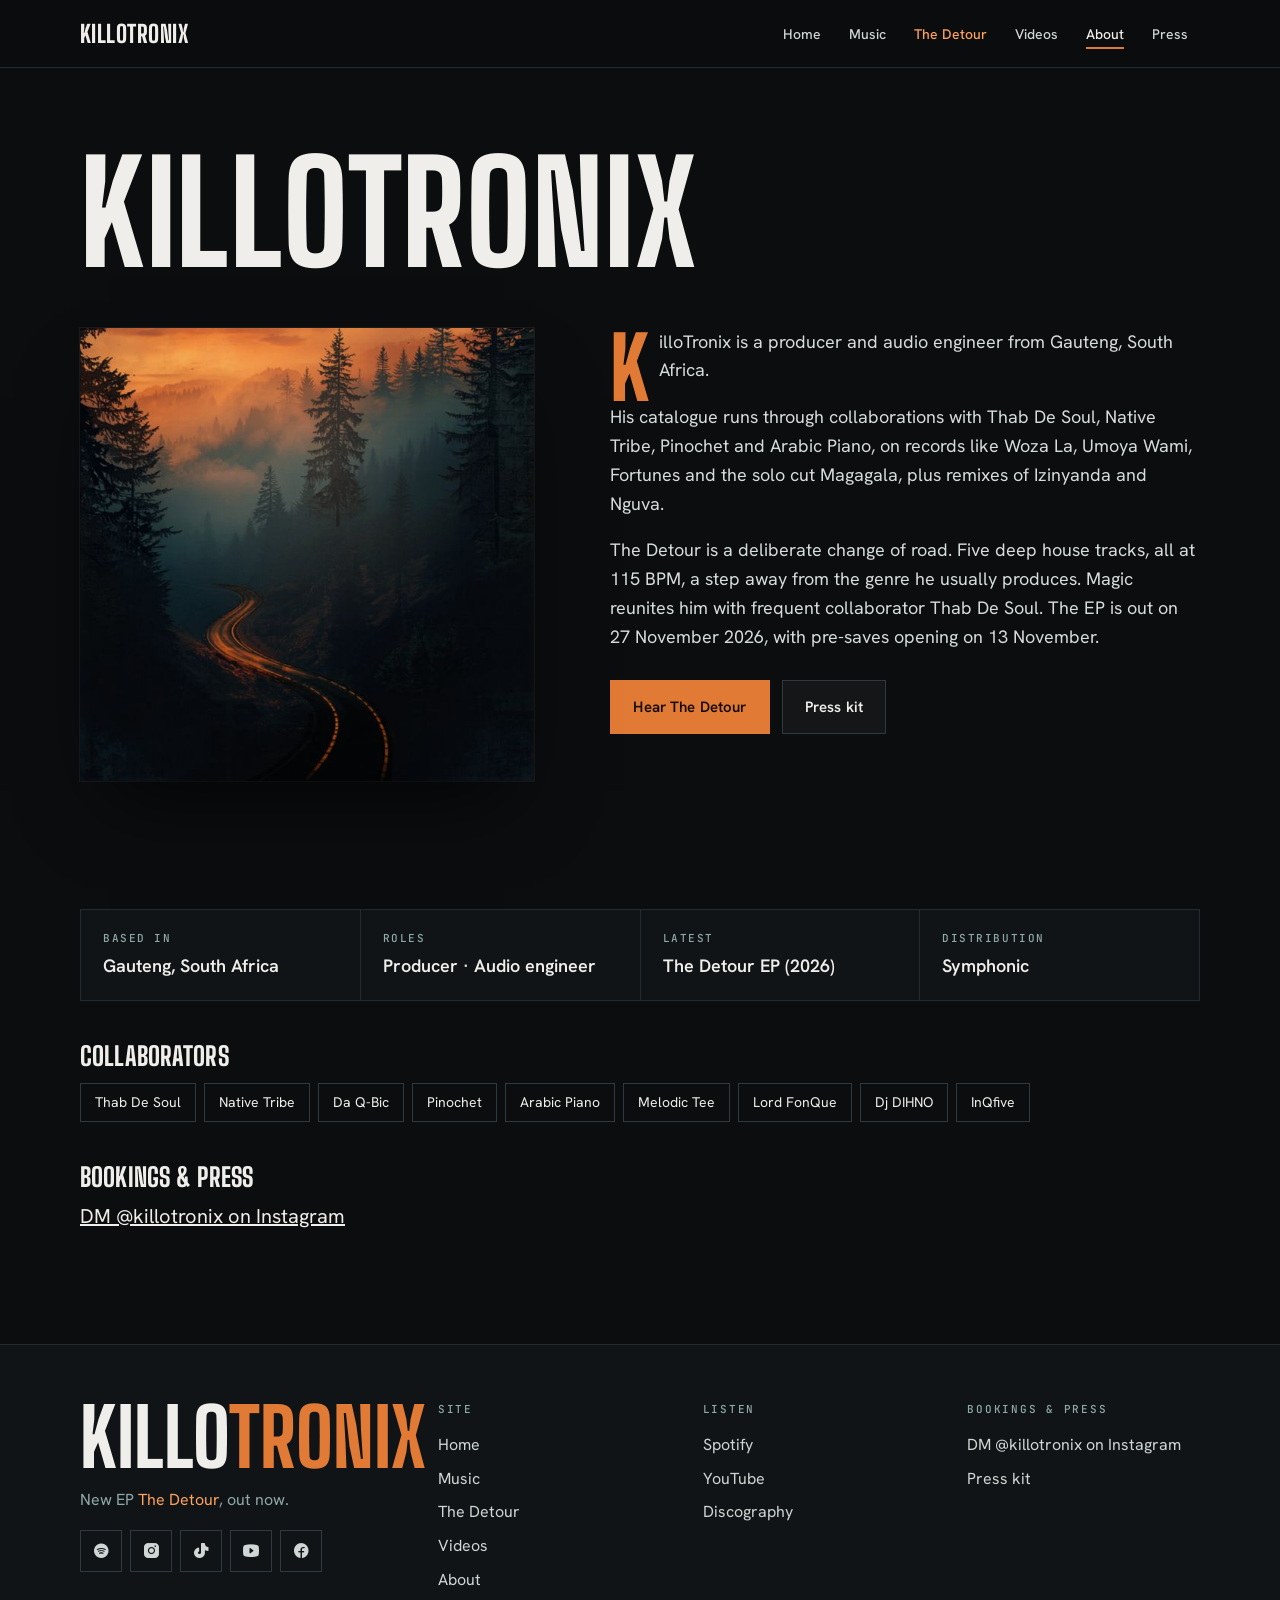
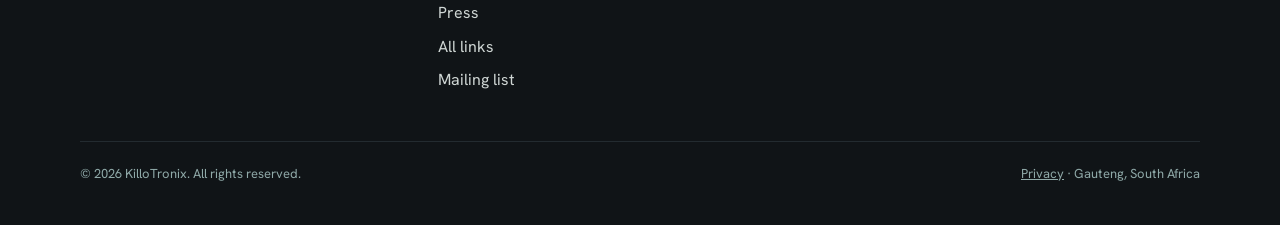
<file: about.html>
<!doctype html>
<html lang="en">
<head>
<meta charset="utf-8">
<meta name="viewport" content="width=device-width, initial-scale=1, viewport-fit=cover">
<title>About · KilloTronix</title>
<meta name="description" content="About KilloTronix, producer and audio engineer from Gauteng, South Africa.">
<meta property="og:site_name" content="KilloTronix">
<meta property="og:title" content="About · KilloTronix">
<meta property="og:description" content="About KilloTronix, producer and audio engineer from Gauteng, South Africa.">
<meta property="og:image" content="https://killotronix.co.za/img/og.jpg">
<meta property="og:url" content="https://killotronix.co.za/about.html">
<link rel="canonical" href="https://killotronix.co.za/about.html">
<meta property="og:type" content="website">
<meta name="twitter:card" content="summary_large_image">
<meta name="theme-color" content="#0b0d0f">
<link rel="icon" href="img/the-detour-cover.jpg">
<link rel="preload" href="fonts/big-shoulders-display-latin-800-normal.woff2" as="font" type="font/woff2" crossorigin>
<link rel="stylesheet" href="css/fonts.css">
<link rel="stylesheet" href="css/icons.css">
<link rel="stylesheet" href="css/site.css">
<script>document.documentElement.classList.add("js")</script>
</head>
<body>
<header class="site-head">
  <div class="wrap">
    <a class="brand" href="index.html" aria-label="KilloTronix home">KilloTronix</a>
    <button class="menu-btn" type="button" aria-label="Menu" aria-expanded="false" aria-controls="nav"><span></span></button>
    <nav class="nav" id="nav" aria-label="Main"><a href="index.html">Home</a><a href="music.html">Music</a><a href="the-detour.html" class="nav-ep">The Detour</a><a href="videos.html">Videos</a><a href="about.html" aria-current="page">About</a><a href="press.html">Press</a></nav>
  </div>
</header>
<main>
<header class="page-hero"><div class="wrap">
  <h1 class="reveal">KilloTronix</h1>
</div></header>
<section style="padding-top:10px"><div class="wrap split">
  <div class="cover-tilt reveal"><div class="cover"><img src="img/artwork-notext-thumb.jpg" alt="The Detour artwork without text: a road at dusk" loading="lazy" width="600" height="600"></div></div>
  <div class="prose reveal d1"><p>KilloTronix is a producer and audio engineer from Gauteng, South Africa.</p><p>His catalogue runs through collaborations with Thab De Soul, Native Tribe, Pinochet and Arabic Piano, on records like Woza La, Umoya Wami, Fortunes and the solo cut Magagala, plus remixes of Izinyanda and Nguva.</p><p>The Detour is a deliberate change of road. Five deep house tracks, all at 115 BPM, a step away from the genre he usually produces. Magic reunites him with frequent collaborator Thab De Soul. The EP is out on 27 November 2026, with pre-saves opening on 13 November.</p>
    <div style="display:flex;gap:12px;flex-wrap:wrap;margin-top:28px"><a class="btn btn-primary" href="music.html">Hear The Detour</a><a class="btn btn-ghost" href="press.html">Press kit</a></div>
  </div>
</div></section>
<section style="padding-top:0"><div class="wrap">
  <dl class="facts reveal">
    <div><dt>Based in</dt><dd>Gauteng, South Africa</dd></div>
    <div><dt>Roles</dt><dd>Producer · Audio engineer</dd></div>
    <div><dt>Latest</dt><dd>The Detour EP (2026)</dd></div>
    <div><dt>Distribution</dt><dd>Symphonic</dd></div>
  </dl>
  <div class="reveal" style="margin-top:44px;display:flex;flex-direction:column;gap:14px">
    <h3>Collaborators</h3>
    <div class="chips"><span class="chip">Thab De Soul</span><span class="chip">Native Tribe</span><span class="chip">Da Q-Bic</span><span class="chip">Pinochet</span><span class="chip">Arabic Piano</span><span class="chip">Melodic Tee</span><span class="chip">Lord FonQue</span><span class="chip">Dj DIHNO</span><span class="chip">InQfive</span></div>
  </div>
  <div class="reveal" style="margin-top:44px;display:flex;flex-direction:column;gap:10px">
    <h3>Bookings &amp; press</h3>
    <p style="font-size:20px;margin:0" data-contact>DM @killotronix on Instagram</p>
  </div>
</div></section>
</main>
<footer class="site-foot">
  <div class="wrap">
    <div class="foot-grid">
      <div>
        <p class="foot-big">Killo<span style="color:var(--dusk)">Tronix</span></p>
        <p class="muted" style="margin:0 0 18px">New EP <a href="the-detour.html" style="color:var(--ember)">The Detour</a>, <span data-days-left>out 27 November</span>.</p>
        <div class="socials"><a data-link="spotify" href="https://open.spotify.com/artist/75e0TZuFyubg5tTEPraGZJ" target="_blank" rel="noopener" aria-label="Spotify"><i class="ph-fill ph-spotify-logo " aria-hidden="true"></i></a><a data-link="instagram" href="https://www.instagram.com/killotronix/" target="_blank" rel="noopener" aria-label="Instagram"><i class="ph-fill ph-instagram-logo " aria-hidden="true"></i></a><a data-link="tiktok" href="https://www.tiktok.com/@killotronix" target="_blank" rel="noopener" aria-label="TikTok"><i class="ph-fill ph-tiktok-logo " aria-hidden="true"></i></a><a data-link="youtube" href="https://www.youtube.com/channel/UCVjBrcWtjk5tYX1POQ_gtgw" target="_blank" rel="noopener" aria-label="YouTube"><i class="ph-fill ph-youtube-logo " aria-hidden="true"></i></a><a data-link="facebook" href="https://www.facebook.com/2000215676735437" target="_blank" rel="noopener" aria-label="Facebook"><i class="ph-fill ph-facebook-logo " aria-hidden="true"></i></a></div>
      </div>
      <div><h4>Site</h4><ul><li><a href="index.html">Home</a></li><li><a href="music.html">Music</a></li><li><a href="the-detour.html">The Detour</a></li><li><a href="videos.html">Videos</a></li><li><a href="about.html">About</a></li><li><a href="press.html">Press</a></li><li><a href="links.html">All links</a></li><li><a href="index.html#join">Mailing list</a></li></ul></div>
      <div><h4>Listen</h4><ul><li><a data-link="spotify" href="https://open.spotify.com/artist/75e0TZuFyubg5tTEPraGZJ" target="_blank" rel="noopener">Spotify</a></li><li><a data-link="youtube" href="https://www.youtube.com/channel/UCVjBrcWtjk5tYX1POQ_gtgw" target="_blank" rel="noopener">YouTube</a></li><li><a href="music.html#discography">Discography</a></li></ul></div>
      <div><h4>Bookings &amp; press</h4><ul><li data-contact>DM @killotronix on Instagram</li><li><a href="press.html">Press kit</a></li></ul></div>
    </div>
    <div class="foot-base"><span>© <span data-year>2026</span> KilloTronix. All rights reserved.</span><span><a href="privacy.html" style="color:inherit">Privacy</a> · Gauteng, South Africa</span></div>
  </div>
</footer>
<script src="js/site.config.js"></script>
<script src="js/drops.js"></script>
<script src="js/site.js"></script>
</body>
</html>
</file>
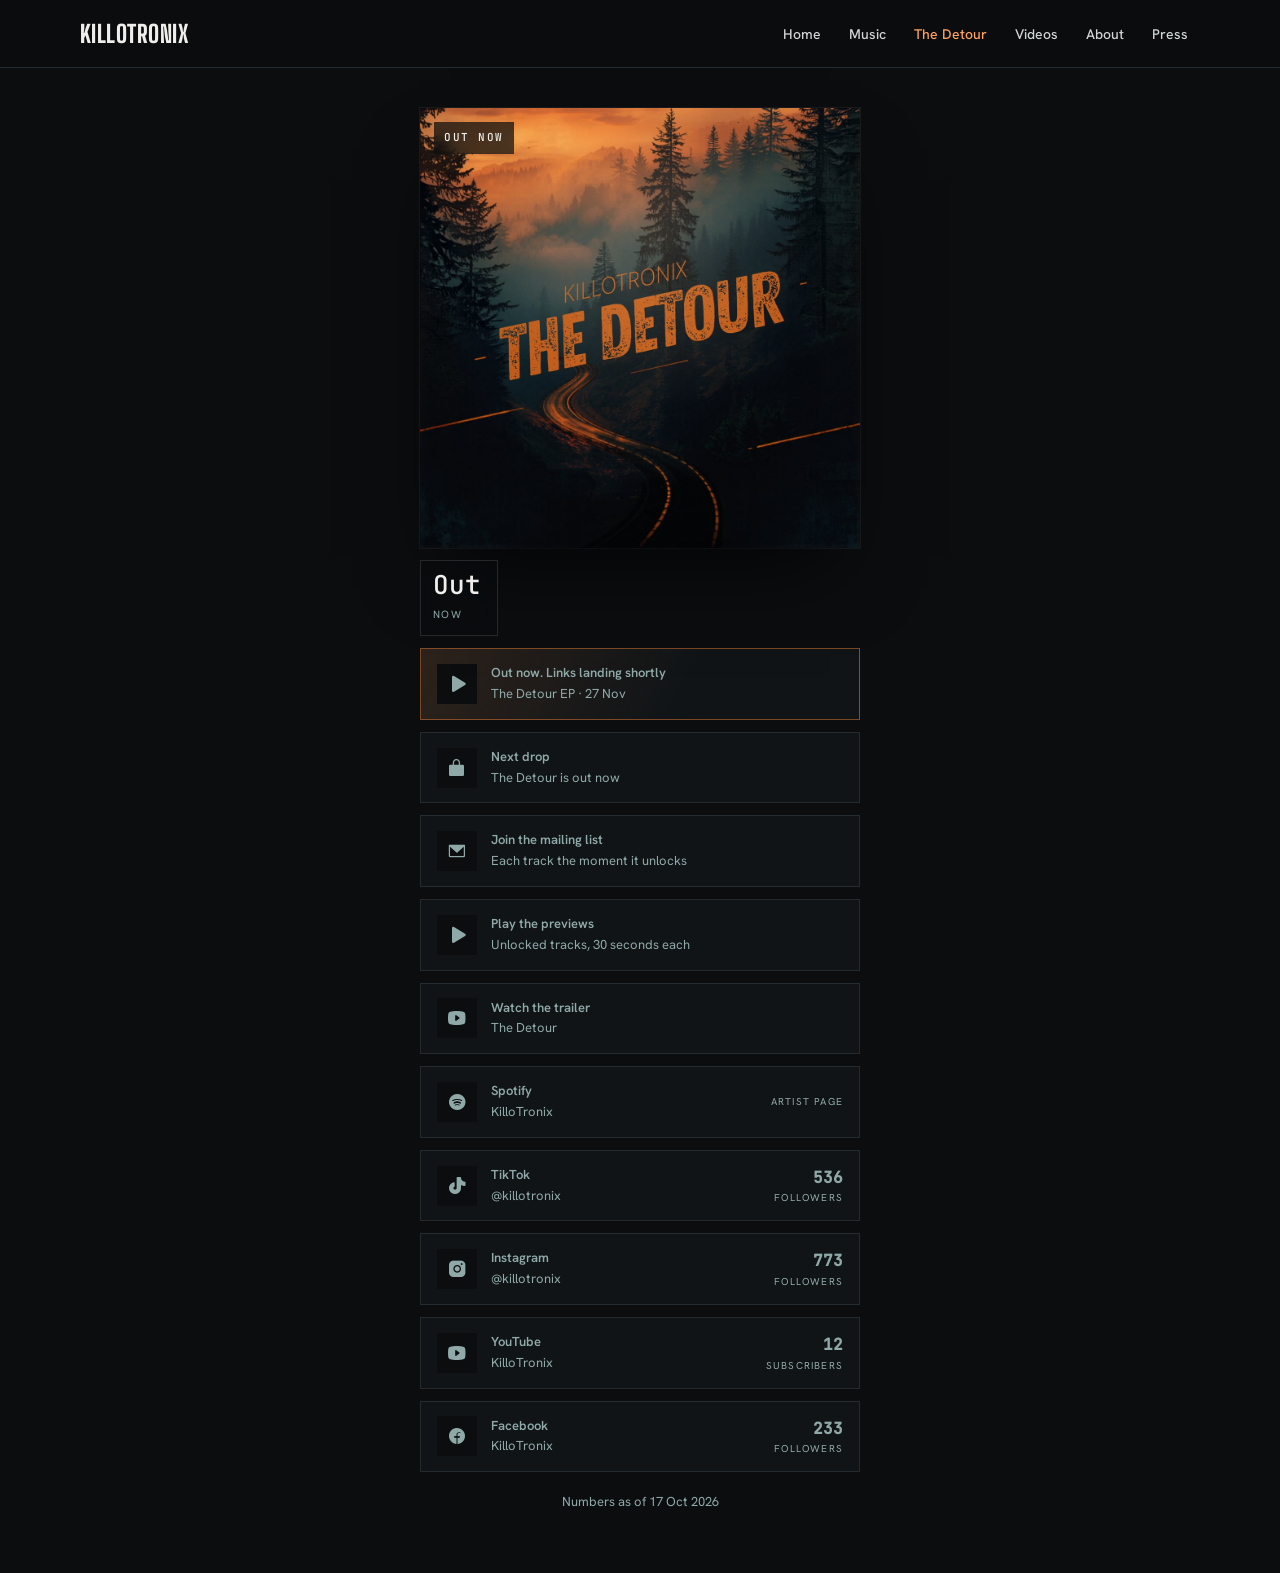
<file: links.html>
<!doctype html>
<html lang="en">
<head>
<meta charset="utf-8">
<meta name="viewport" content="width=device-width, initial-scale=1, viewport-fit=cover">
<title>Links · KilloTronix</title>
<meta name="description" content="All KilloTronix links in one place: The Detour pre-save, socials and music.">
<meta property="og:site_name" content="KilloTronix">
<meta property="og:title" content="Links · KilloTronix">
<meta property="og:description" content="All KilloTronix links in one place: The Detour pre-save, socials and music.">
<meta property="og:image" content="https://killotronix.co.za/img/og.jpg">
<meta property="og:url" content="https://killotronix.co.za/links.html">
<link rel="canonical" href="https://killotronix.co.za/links.html">
<meta property="og:type" content="website">
<meta name="twitter:card" content="summary_large_image">
<meta name="theme-color" content="#0b0d0f">
<link rel="icon" href="img/the-detour-cover.jpg">
<link rel="preload" href="fonts/big-shoulders-display-latin-800-normal.woff2" as="font" type="font/woff2" crossorigin>
<link rel="stylesheet" href="css/fonts.css">
<link rel="stylesheet" href="css/icons.css">
<link rel="stylesheet" href="css/site.css">
<script>document.documentElement.classList.add("js")</script>
</head>
<body>
<header class="site-head">
  <div class="wrap">
    <a class="brand" href="index.html" aria-label="KilloTronix home">KilloTronix</a>
    <button class="menu-btn" type="button" aria-label="Menu" aria-expanded="false" aria-controls="nav"><span></span></button>
    <nav class="nav" id="nav" aria-label="Main"><a href="index.html">Home</a><a href="music.html">Music</a><a href="the-detour.html" class="nav-ep">The Detour</a><a href="videos.html">Videos</a><a href="about.html">About</a><a href="press.html">Press</a></nav>
  </div>
</header>
<main class="links-page" data-count-host>
  <div class="cover-tilt fade-up"><div class="cover"><img src="img/the-detour-cover.jpg" alt="The Detour EP cover" width="1080" height="1080"><span class="tag" data-release-status>Out 27 Nov</span></div></div>
  <div class="countdown" data-countdown aria-label="Countdown to release" style="justify-content:space-between"></div>
  <a class="lnk feature" data-cta aria-disabled="true"><span class="ic"><i class="ph-fill ph-play " aria-hidden="true"></i></span><span><b class="lbl">Pre-save opens 13 Nov</b><span>The Detour EP · 27 Nov</span></span><span></span></a>
  <a class="lnk" href="the-detour.html#road" data-next-drop><span class="ic"><i class="ph-fill ph-lock-simple " aria-hidden="true"></i></span><span><b>Next drop</b><span class="nd-txt">The road to 27.11</span></span><span></span></a>
  <a class="lnk" href="index.html#join"><span class="ic"><i class="ph-fill ph-envelope-simple " aria-hidden="true"></i></span><span><b>Join the mailing list</b><span>Each track the moment it unlocks</span></span><span></span></a>
  <a class="lnk" href="the-detour.html"><span class="ic"><i class="ph-fill ph-play " aria-hidden="true"></i></span><span><b>Play the previews</b><span>Unlocked tracks, 30 seconds each</span></span><span></span></a>
  <a class="lnk" href="videos.html"><span class="ic"><i class="ph-fill ph-youtube-logo " aria-hidden="true"></i></span><span><b>Watch the trailer</b><span>The Detour</span></span><span></span></a>
  <a class="lnk" data-link="spotify" href="https://open.spotify.com/artist/75e0TZuFyubg5tTEPraGZJ" target="_blank" rel="noopener"><span class="ic"><i class="ph-fill ph-spotify-logo " aria-hidden="true"></i></span><span><b>Spotify</b><span>KilloTronix</span></span><span class="num"><small>Artist page</small></span></a><a class="lnk" data-link="tiktok" href="https://www.tiktok.com/@killotronix" target="_blank" rel="noopener"><span class="ic"><i class="ph-fill ph-tiktok-logo " aria-hidden="true"></i></span><span><b>TikTok</b><span>@killotronix</span></span><span class="num" data-stat-wrap><b data-stat="tiktok">0</b><small>followers</small></span></a><a class="lnk" data-link="instagram" href="https://www.instagram.com/killotronix/" target="_blank" rel="noopener"><span class="ic"><i class="ph-fill ph-instagram-logo " aria-hidden="true"></i></span><span><b>Instagram</b><span>@killotronix</span></span><span class="num" data-stat-wrap><b data-stat="instagram">0</b><small>followers</small></span></a><a class="lnk" data-link="youtube" href="https://www.youtube.com/channel/UCVjBrcWtjk5tYX1POQ_gtgw" target="_blank" rel="noopener"><span class="ic"><i class="ph-fill ph-youtube-logo " aria-hidden="true"></i></span><span><b>YouTube</b><span>KilloTronix</span></span><span class="num" data-stat-wrap><b data-stat="youtube">0</b><small>subscribers</small></span></a><a class="lnk" data-link="facebook" href="https://www.facebook.com/2000215676735437" target="_blank" rel="noopener"><span class="ic"><i class="ph-fill ph-facebook-logo " aria-hidden="true"></i></span><span><b>Facebook</b><span>KilloTronix</span></span><span class="num" data-stat-wrap><b data-stat="facebook">0</b><small>followers</small></span></a>
  <p class="muted" style="text-align:center;font-size:13px;margin:8px 0 0">Numbers as of <span data-stats-asof></span></p>
</main>
<script src="js/site.config.js"></script>
<script src="js/drops.js"></script>
<script src="js/site.js"></script>
</body></html>
</file>
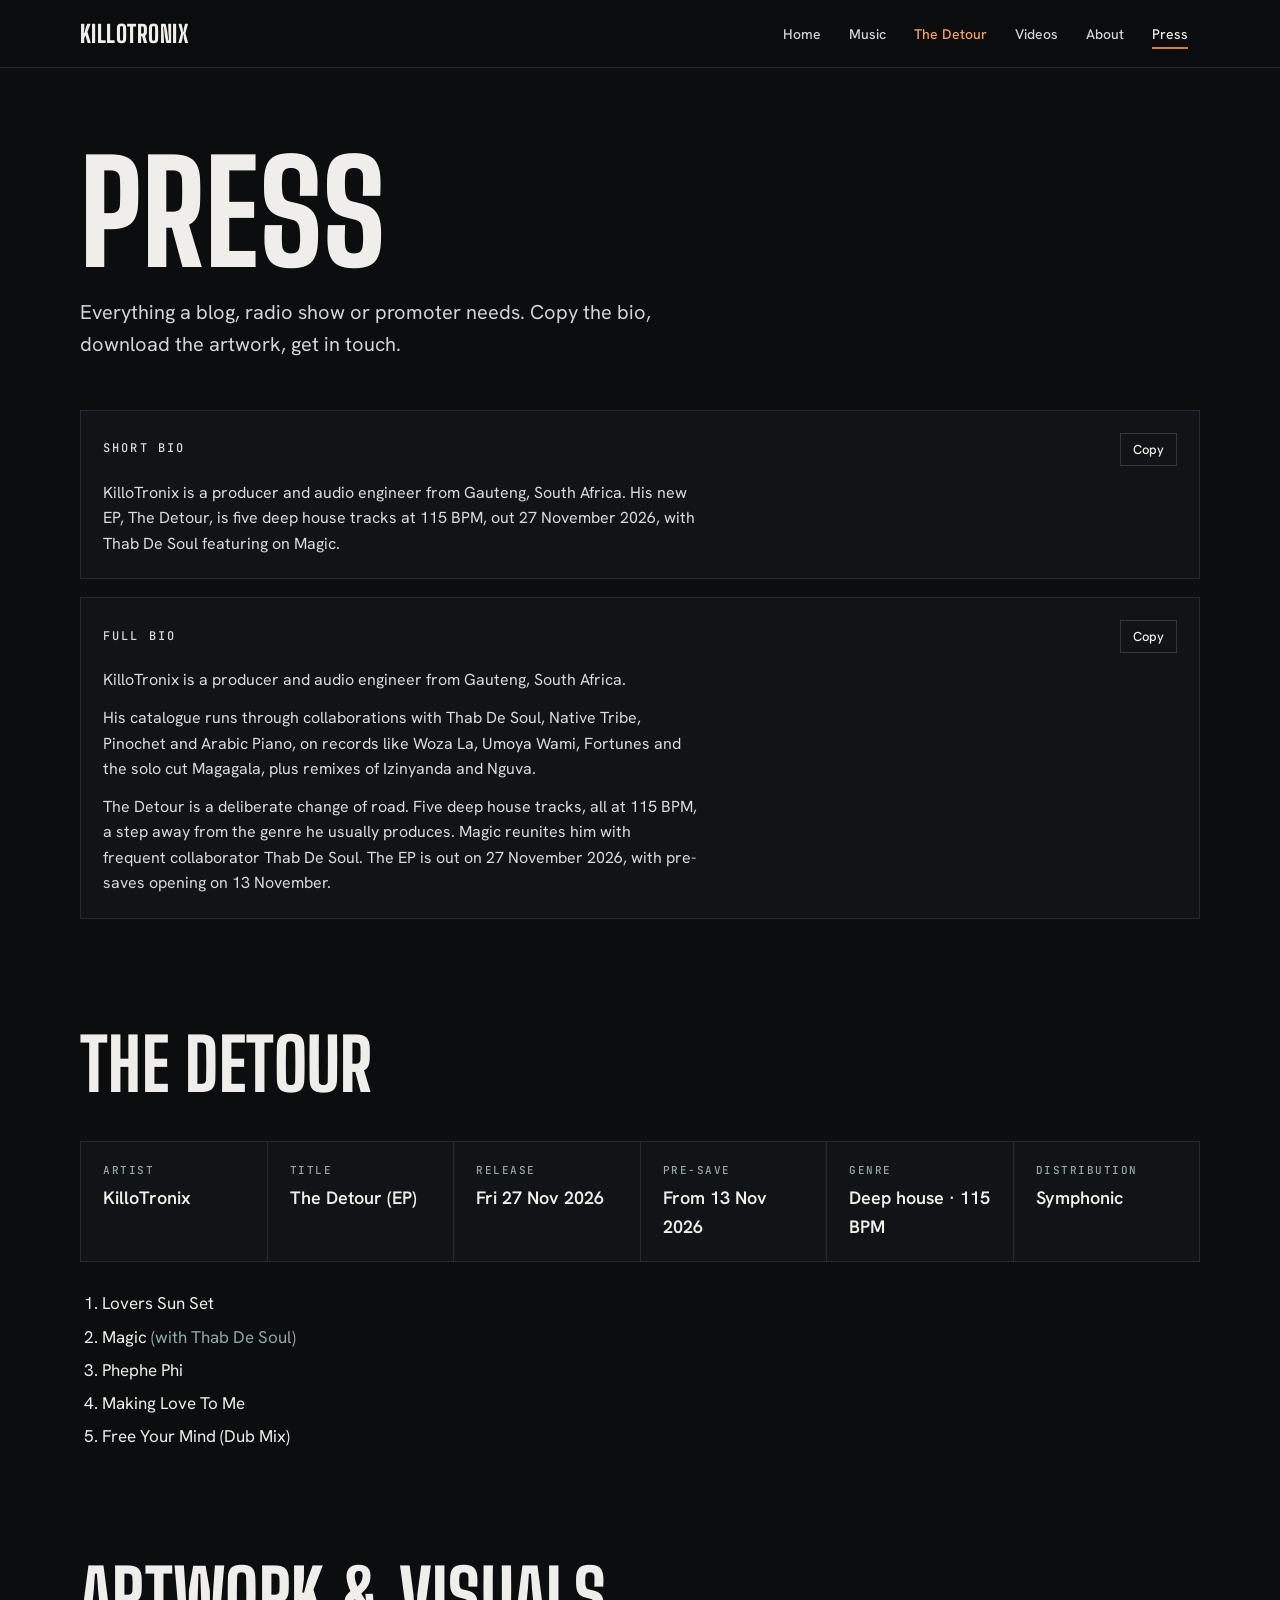
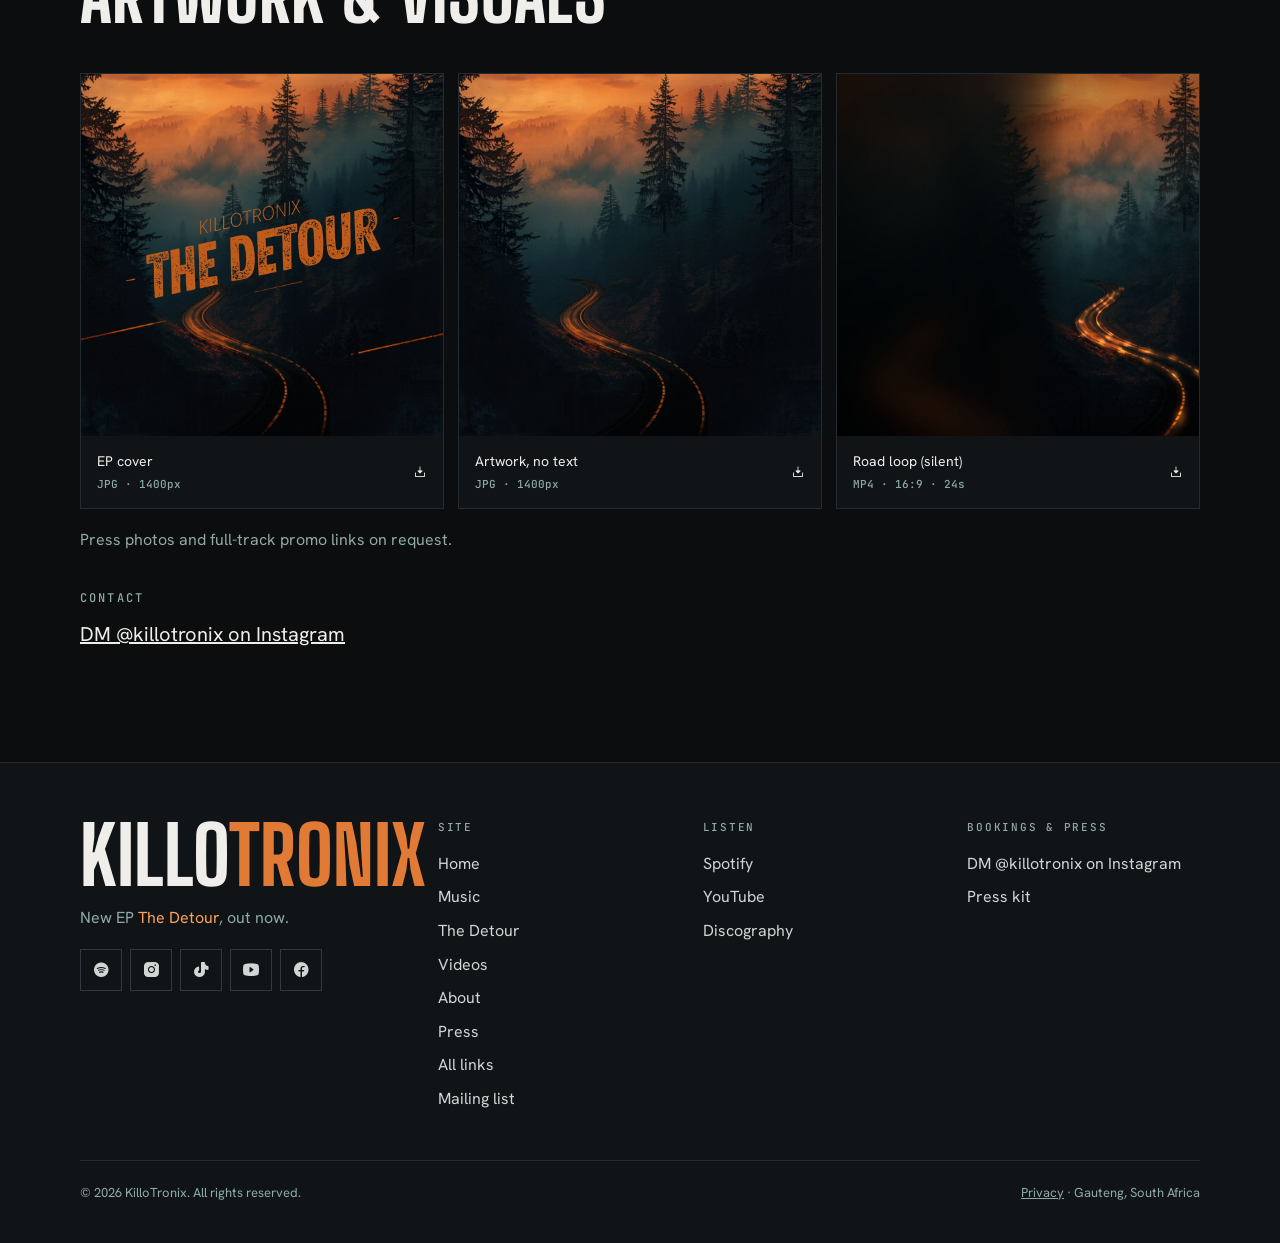
<file: press.html>
<!doctype html>
<html lang="en">
<head>
<meta charset="utf-8">
<meta name="viewport" content="width=device-width, initial-scale=1, viewport-fit=cover">
<title>Press kit · KilloTronix</title>
<meta name="description" content="KilloTronix press kit: bios, release facts and downloadable artwork for The Detour EP.">
<meta property="og:site_name" content="KilloTronix">
<meta property="og:title" content="Press kit · KilloTronix">
<meta property="og:description" content="KilloTronix press kit: bios, release facts and downloadable artwork for The Detour EP.">
<meta property="og:image" content="https://killotronix.co.za/img/og.jpg">
<meta property="og:url" content="https://killotronix.co.za/press.html">
<link rel="canonical" href="https://killotronix.co.za/press.html">
<meta property="og:type" content="website">
<meta name="twitter:card" content="summary_large_image">
<meta name="theme-color" content="#0b0d0f">
<link rel="icon" href="img/the-detour-cover.jpg">
<link rel="preload" href="fonts/big-shoulders-display-latin-800-normal.woff2" as="font" type="font/woff2" crossorigin>
<link rel="stylesheet" href="css/fonts.css">
<link rel="stylesheet" href="css/icons.css">
<link rel="stylesheet" href="css/site.css">
<script>document.documentElement.classList.add("js")</script>
</head>
<body>
<header class="site-head">
  <div class="wrap">
    <a class="brand" href="index.html" aria-label="KilloTronix home">KilloTronix</a>
    <button class="menu-btn" type="button" aria-label="Menu" aria-expanded="false" aria-controls="nav"><span></span></button>
    <nav class="nav" id="nav" aria-label="Main"><a href="index.html">Home</a><a href="music.html">Music</a><a href="the-detour.html" class="nav-ep">The Detour</a><a href="videos.html">Videos</a><a href="about.html">About</a><a href="press.html" aria-current="page">Press</a></nav>
  </div>
</header>
<main>
<header class="page-hero"><div class="wrap">
  <h1 class="reveal">Press</h1>
  <p class="lede reveal d1">Everything a blog, radio show or promoter needs. Copy the bio, download the artwork, get in touch.</p>
</div></header>
<section style="padding-top:10px"><div class="wrap" style="display:flex;flex-direction:column;gap:18px">
  <div class="copybox reveal"><div class="head"><p class="eyebrow">Short bio</p><button class="copy-btn" type="button" data-copy="bio-short">Copy</button></div><p id="bio-short">KilloTronix is a producer and audio engineer from Gauteng, South Africa. His new EP, The Detour, is five deep house tracks at 115 BPM, out 27 November 2026, with Thab De Soul featuring on Magic.</p></div>
  <div class="copybox reveal"><div class="head"><p class="eyebrow">Full bio</p><button class="copy-btn" type="button" data-copy="bio-long">Copy</button></div><div id="bio-long" style="display:flex;flex-direction:column;gap:12px"><p>KilloTronix is a producer and audio engineer from Gauteng, South Africa.</p><p>His catalogue runs through collaborations with Thab De Soul, Native Tribe, Pinochet and Arabic Piano, on records like Woza La, Umoya Wami, Fortunes and the solo cut Magagala, plus remixes of Izinyanda and Nguva.</p><p>The Detour is a deliberate change of road. Five deep house tracks, all at 115 BPM, a step away from the genre he usually produces. Magic reunites him with frequent collaborator Thab De Soul. The EP is out on 27 November 2026, with pre-saves opening on 13 November.</p></div></div>
</div></section>
<section style="padding-top:0"><div class="wrap">
  <div class="sec-head reveal"><div><h2>The Detour</h2></div></div>
  <dl class="facts reveal">
    <div><dt>Artist</dt><dd>KilloTronix</dd></div>
    <div><dt>Title</dt><dd>The Detour (EP)</dd></div>
    <div><dt>Release</dt><dd>Fri 27 Nov 2026</dd></div>
    <div><dt>Pre-save</dt><dd>From 13 Nov 2026</dd></div>
    <div><dt>Genre</dt><dd>Deep house · 115 BPM</dd></div>
    <div><dt>Distribution</dt><dd>Symphonic</dd></div>
  </dl>
  <ol class="reveal" style="margin:28px 0 0;padding-left:22px;display:flex;flex-direction:column;gap:6px;font-size:17px">
    <li><span data-mask-until="2026-10-18T00:00:00+02:00" data-real="Lovers Sun Set">Revealed 19 Oct</span></li><li><span data-mask-until="2026-10-19T12:00:00+02:00" data-real="Magic">Revealed 19 Oct</span> <span class=muted>(<span data-mask-until="2026-10-19T12:00:00+02:00" data-real="with Thab De Soul"></span>)</span></li><li><span data-mask-until="2026-10-19T12:00:00+02:00" data-real="Phephe Phi">Revealed 19 Oct</span></li><li><span data-mask-until="2026-10-19T12:00:00+02:00" data-real="Making Love To Me">Revealed 19 Oct</span></li><li><span data-mask-until="2026-10-19T12:00:00+02:00" data-real="Free Your Mind (Dub Mix)">Revealed 19 Oct</span></li>
  </ol>
</div></section>
<section style="padding-top:0"><div class="wrap">
  <div class="sec-head reveal"><div><h2>Artwork &amp; visuals</h2></div></div>
  <div class="assets"><a class="asset reveal" href="press/KilloTronix_TheDetour_Cover.jpg" download><img src="img/the-detour-cover.jpg" alt="" loading="lazy"><div><span>EP cover<br><small>JPG · 1400px</small></span><i class="ph-fill ph-download-simple " aria-hidden="true"></i></div></a><a class="asset reveal" href="press/KilloTronix_TheDetour_Artwork_NoText.jpg" download><img src="img/artwork-notext-thumb.jpg" alt="" loading="lazy"><div><span>Artwork, no text<br><small>JPG · 1400px</small></span><i class="ph-fill ph-download-simple " aria-hidden="true"></i></div></a><a class="asset reveal" href="press/KilloTronix_TheDetour_Loop_16x9.mp4" download><img src="img/hero-wide.jpg" alt="" loading="lazy"><div><span>Road loop (silent)<br><small>MP4 · 16:9 · 24s</small></span><i class="ph-fill ph-download-simple " aria-hidden="true"></i></div></a></div>
  <p class="muted reveal" style="margin-top:18px">Press photos and full-track promo links on request.</p>
  <div class="reveal" style="margin-top:36px;display:flex;flex-direction:column;gap:10px"><p class="eyebrow">Contact</p><p style="font-size:20px;margin:0" data-contact>DM @killotronix on Instagram</p></div>
</div></section>
</main>
<footer class="site-foot">
  <div class="wrap">
    <div class="foot-grid">
      <div>
        <p class="foot-big">Killo<span style="color:var(--dusk)">Tronix</span></p>
        <p class="muted" style="margin:0 0 18px">New EP <a href="the-detour.html" style="color:var(--ember)">The Detour</a>, <span data-days-left>out 27 November</span>.</p>
        <div class="socials"><a data-link="spotify" href="https://open.spotify.com/artist/75e0TZuFyubg5tTEPraGZJ" target="_blank" rel="noopener" aria-label="Spotify"><i class="ph-fill ph-spotify-logo " aria-hidden="true"></i></a><a data-link="instagram" href="https://www.instagram.com/killotronix/" target="_blank" rel="noopener" aria-label="Instagram"><i class="ph-fill ph-instagram-logo " aria-hidden="true"></i></a><a data-link="tiktok" href="https://www.tiktok.com/@killotronix" target="_blank" rel="noopener" aria-label="TikTok"><i class="ph-fill ph-tiktok-logo " aria-hidden="true"></i></a><a data-link="youtube" href="https://www.youtube.com/channel/UCVjBrcWtjk5tYX1POQ_gtgw" target="_blank" rel="noopener" aria-label="YouTube"><i class="ph-fill ph-youtube-logo " aria-hidden="true"></i></a><a data-link="facebook" href="https://www.facebook.com/2000215676735437" target="_blank" rel="noopener" aria-label="Facebook"><i class="ph-fill ph-facebook-logo " aria-hidden="true"></i></a></div>
      </div>
      <div><h4>Site</h4><ul><li><a href="index.html">Home</a></li><li><a href="music.html">Music</a></li><li><a href="the-detour.html">The Detour</a></li><li><a href="videos.html">Videos</a></li><li><a href="about.html">About</a></li><li><a href="press.html">Press</a></li><li><a href="links.html">All links</a></li><li><a href="index.html#join">Mailing list</a></li></ul></div>
      <div><h4>Listen</h4><ul><li><a data-link="spotify" href="https://open.spotify.com/artist/75e0TZuFyubg5tTEPraGZJ" target="_blank" rel="noopener">Spotify</a></li><li><a data-link="youtube" href="https://www.youtube.com/channel/UCVjBrcWtjk5tYX1POQ_gtgw" target="_blank" rel="noopener">YouTube</a></li><li><a href="music.html#discography">Discography</a></li></ul></div>
      <div><h4>Bookings &amp; press</h4><ul><li data-contact>DM @killotronix on Instagram</li><li><a href="press.html">Press kit</a></li></ul></div>
    </div>
    <div class="foot-base"><span>© <span data-year>2026</span> KilloTronix. All rights reserved.</span><span><a href="privacy.html" style="color:inherit">Privacy</a> · Gauteng, South Africa</span></div>
  </div>
</footer>
<script src="js/site.config.js"></script>
<script src="js/drops.js"></script>
<script src="js/site.js"></script>
</body>
</html>
</file>
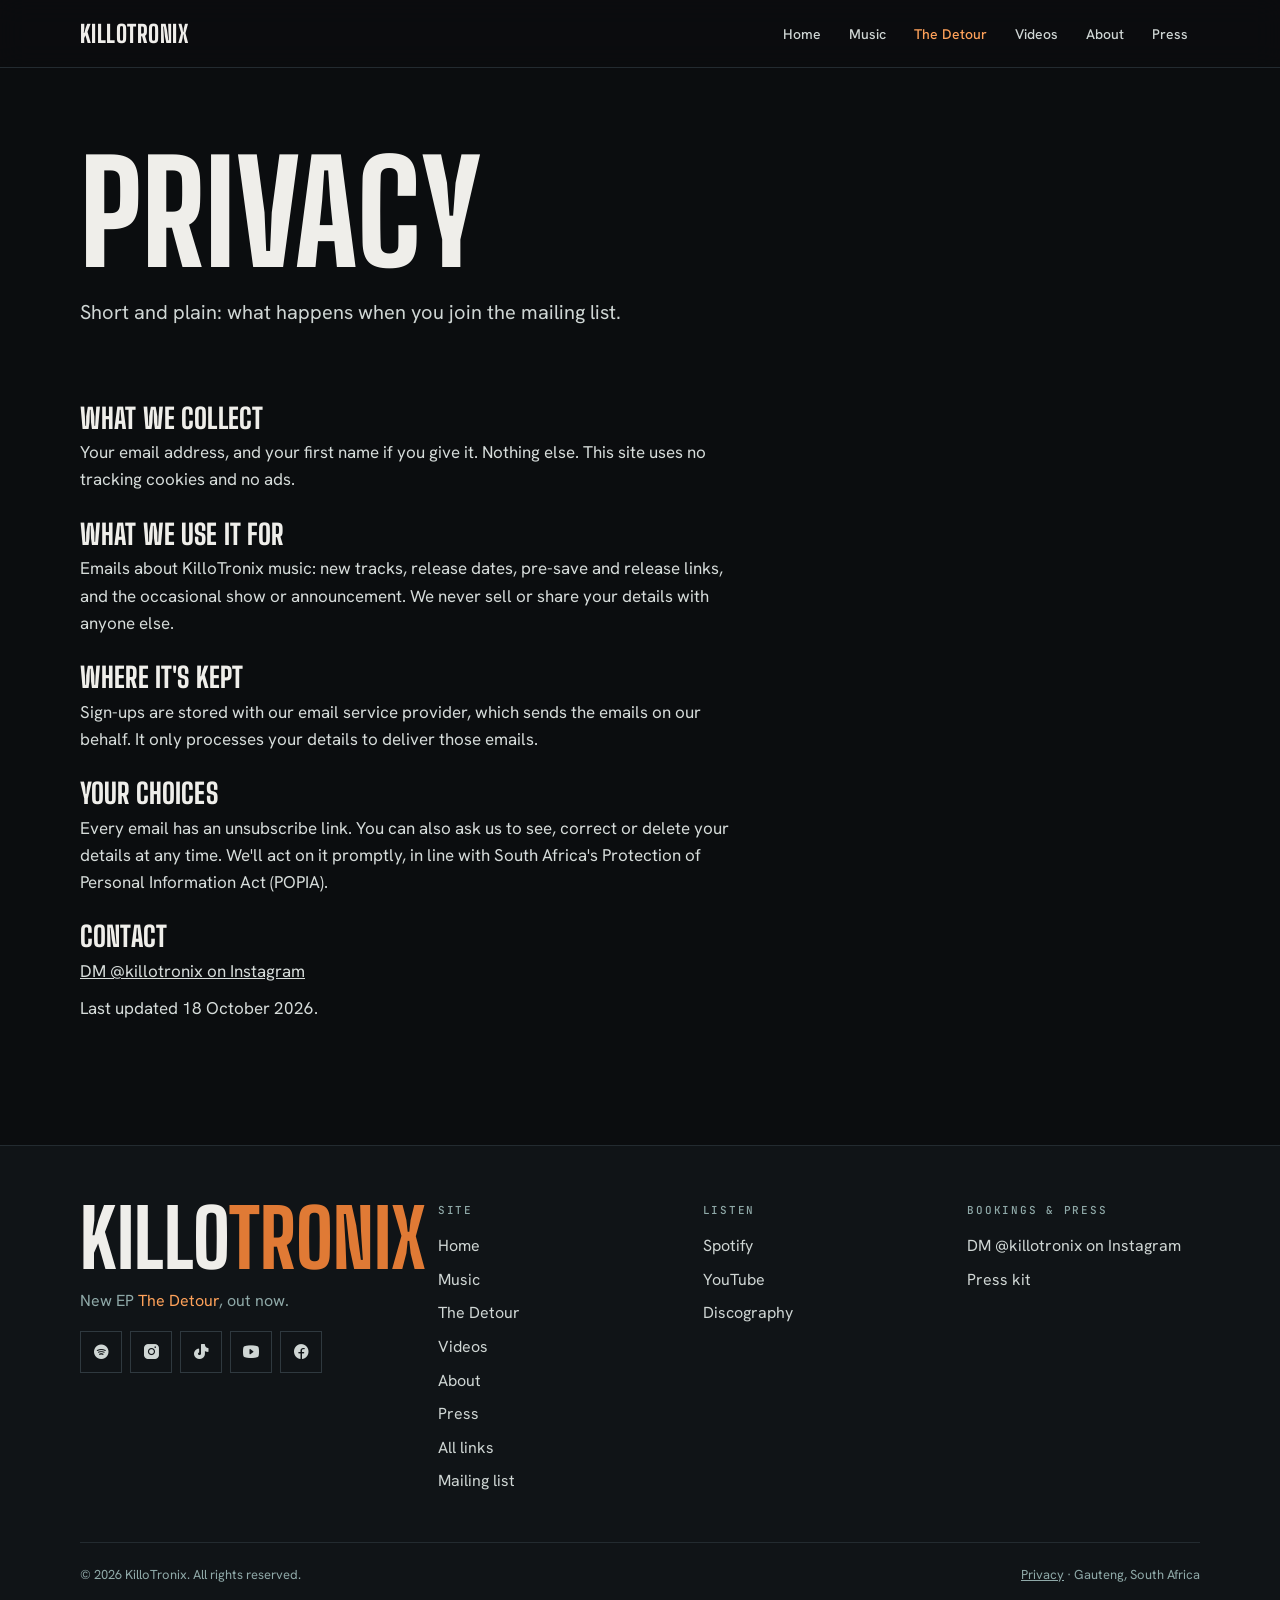
<file: privacy.html>
<!doctype html>
<html lang="en">
<head>
<meta charset="utf-8">
<meta name="viewport" content="width=device-width, initial-scale=1, viewport-fit=cover">
<title>Privacy · KilloTronix</title>
<meta name="description" content="How KilloTronix handles mailing list sign-ups.">
<meta property="og:site_name" content="KilloTronix">
<meta property="og:title" content="Privacy · KilloTronix">
<meta property="og:description" content="How KilloTronix handles mailing list sign-ups.">
<meta property="og:image" content="https://killotronix.co.za/img/og.jpg">
<meta property="og:url" content="https://killotronix.co.za/privacy.html">
<link rel="canonical" href="https://killotronix.co.za/privacy.html">
<meta property="og:type" content="website">
<meta name="twitter:card" content="summary_large_image">
<meta name="theme-color" content="#0b0d0f">
<link rel="icon" href="img/the-detour-cover.jpg">
<link rel="preload" href="fonts/big-shoulders-display-latin-800-normal.woff2" as="font" type="font/woff2" crossorigin>
<link rel="stylesheet" href="css/fonts.css">
<link rel="stylesheet" href="css/icons.css">
<link rel="stylesheet" href="css/site.css">
<script>document.documentElement.classList.add("js")</script>
</head>
<body>
<header class="site-head">
  <div class="wrap">
    <a class="brand" href="index.html" aria-label="KilloTronix home">KilloTronix</a>
    <button class="menu-btn" type="button" aria-label="Menu" aria-expanded="false" aria-controls="nav"><span></span></button>
    <nav class="nav" id="nav" aria-label="Main"><a href="index.html">Home</a><a href="music.html">Music</a><a href="the-detour.html" class="nav-ep">The Detour</a><a href="videos.html">Videos</a><a href="about.html">About</a><a href="press.html">Press</a></nav>
  </div>
</header>
<main>
<header class="page-hero"><div class="wrap">
  <h1 class="reveal">Privacy</h1>
  <p class="lede reveal d1">Short and plain: what happens when you join the mailing list.</p>
</div></header>
<section style="padding-top:10px"><div class="wrap prose-plain reveal">
  <h3>What we collect</h3>
  <p>Your email address, and your first name if you give it. Nothing else. This site uses no tracking cookies and no ads.</p>
  <h3>What we use it for</h3>
  <p>Emails about KilloTronix music: new tracks, release dates, pre-save and release links, and the occasional show or announcement. We never sell or share your details with anyone else.</p>
  <h3>Where it's kept</h3>
  <p>Sign-ups are stored with our email service provider, which sends the emails on our behalf. It only processes your details to deliver those emails.</p>
  <h3>Your choices</h3>
  <p>Every email has an unsubscribe link. You can also ask us to see, correct or delete your details at any time. We'll act on it promptly, in line with South Africa's Protection of Personal Information Act (POPIA).</p>
  <h3>Contact</h3>
  <p data-contact>DM @killotronix on Instagram</p>
  <p class="muted">Last updated 18 October 2026.</p>
</div></section>
</main>
<footer class="site-foot">
  <div class="wrap">
    <div class="foot-grid">
      <div>
        <p class="foot-big">Killo<span style="color:var(--dusk)">Tronix</span></p>
        <p class="muted" style="margin:0 0 18px">New EP <a href="the-detour.html" style="color:var(--ember)">The Detour</a>, <span data-days-left>out 27 November</span>.</p>
        <div class="socials"><a data-link="spotify" href="https://open.spotify.com/artist/75e0TZuFyubg5tTEPraGZJ" target="_blank" rel="noopener" aria-label="Spotify"><i class="ph-fill ph-spotify-logo " aria-hidden="true"></i></a><a data-link="instagram" href="https://www.instagram.com/killotronix/" target="_blank" rel="noopener" aria-label="Instagram"><i class="ph-fill ph-instagram-logo " aria-hidden="true"></i></a><a data-link="tiktok" href="https://www.tiktok.com/@killotronix" target="_blank" rel="noopener" aria-label="TikTok"><i class="ph-fill ph-tiktok-logo " aria-hidden="true"></i></a><a data-link="youtube" href="https://www.youtube.com/channel/UCVjBrcWtjk5tYX1POQ_gtgw" target="_blank" rel="noopener" aria-label="YouTube"><i class="ph-fill ph-youtube-logo " aria-hidden="true"></i></a><a data-link="facebook" href="https://www.facebook.com/2000215676735437" target="_blank" rel="noopener" aria-label="Facebook"><i class="ph-fill ph-facebook-logo " aria-hidden="true"></i></a></div>
      </div>
      <div><h4>Site</h4><ul><li><a href="index.html">Home</a></li><li><a href="music.html">Music</a></li><li><a href="the-detour.html">The Detour</a></li><li><a href="videos.html">Videos</a></li><li><a href="about.html">About</a></li><li><a href="press.html">Press</a></li><li><a href="links.html">All links</a></li><li><a href="index.html#join">Mailing list</a></li></ul></div>
      <div><h4>Listen</h4><ul><li><a data-link="spotify" href="https://open.spotify.com/artist/75e0TZuFyubg5tTEPraGZJ" target="_blank" rel="noopener">Spotify</a></li><li><a data-link="youtube" href="https://www.youtube.com/channel/UCVjBrcWtjk5tYX1POQ_gtgw" target="_blank" rel="noopener">YouTube</a></li><li><a href="music.html#discography">Discography</a></li></ul></div>
      <div><h4>Bookings &amp; press</h4><ul><li data-contact>DM @killotronix on Instagram</li><li><a href="press.html">Press kit</a></li></ul></div>
    </div>
    <div class="foot-base"><span>© <span data-year>2026</span> KilloTronix. All rights reserved.</span><span><a href="privacy.html" style="color:inherit">Privacy</a> · Gauteng, South Africa</span></div>
  </div>
</footer>
<script src="js/site.config.js"></script>
<script src="js/drops.js"></script>
<script src="js/site.js"></script>
</body>
</html>
</file>
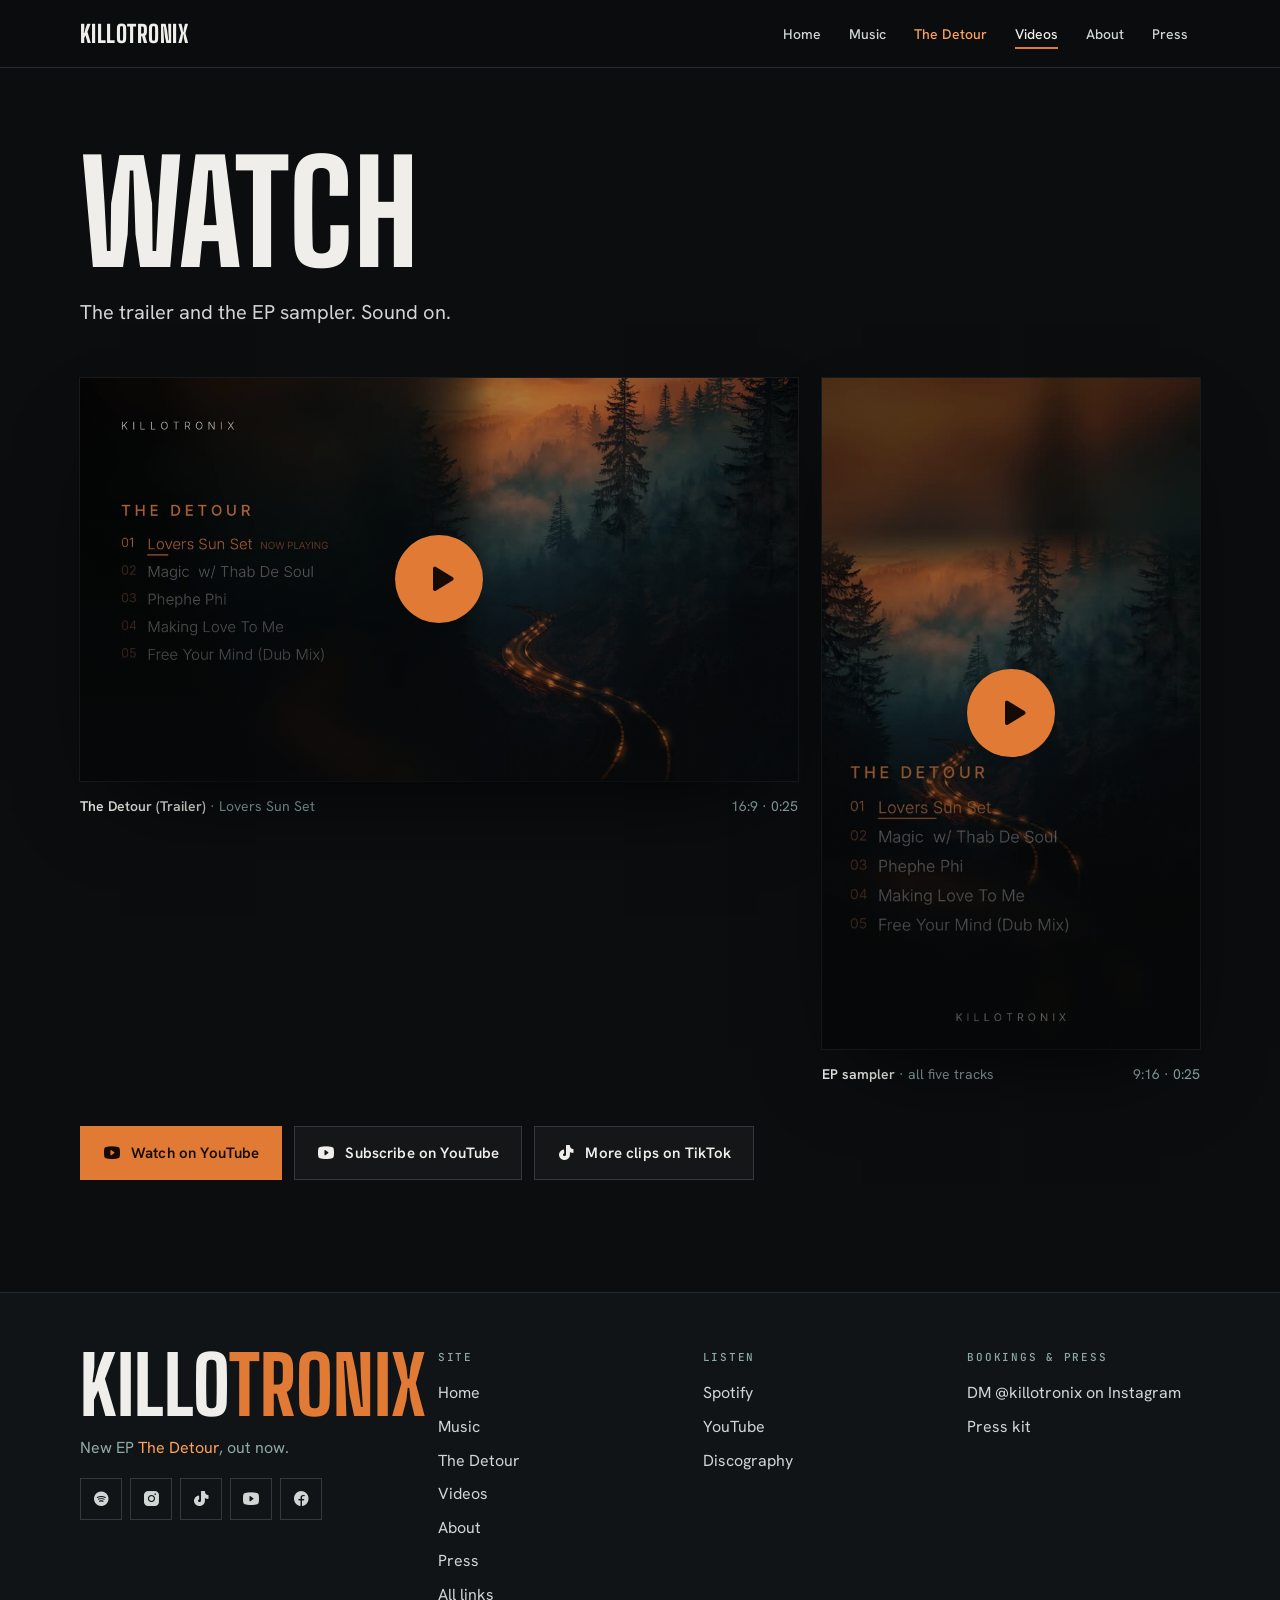
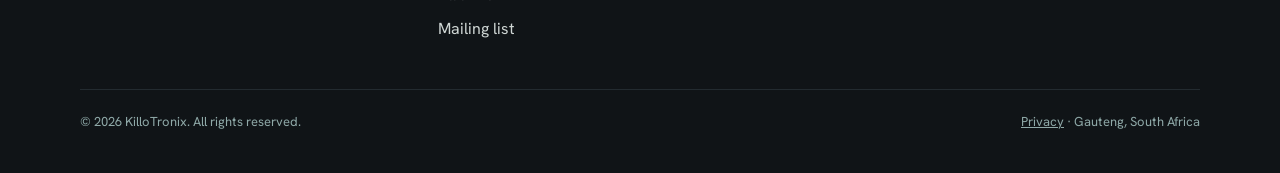
<file: videos.html>
<!doctype html>
<html lang="en">
<head>
<meta charset="utf-8">
<meta name="viewport" content="width=device-width, initial-scale=1, viewport-fit=cover">
<title>Videos · KilloTronix</title>
<meta name="description" content="The Detour EP trailer and visuals by KilloTronix.">
<meta property="og:site_name" content="KilloTronix">
<meta property="og:title" content="Videos · KilloTronix">
<meta property="og:description" content="The Detour EP trailer and visuals by KilloTronix.">
<meta property="og:image" content="https://killotronix.co.za/img/og.jpg">
<meta property="og:url" content="https://killotronix.co.za/videos.html">
<link rel="canonical" href="https://killotronix.co.za/videos.html">
<meta property="og:type" content="website">
<meta name="twitter:card" content="summary_large_image">
<meta name="theme-color" content="#0b0d0f">
<link rel="icon" href="img/the-detour-cover.jpg">
<link rel="preload" href="fonts/big-shoulders-display-latin-800-normal.woff2" as="font" type="font/woff2" crossorigin>
<link rel="stylesheet" href="css/fonts.css">
<link rel="stylesheet" href="css/icons.css">
<link rel="stylesheet" href="css/site.css">
<script>document.documentElement.classList.add("js")</script>
</head>
<body>
<header class="site-head">
  <div class="wrap">
    <a class="brand" href="index.html" aria-label="KilloTronix home">KilloTronix</a>
    <button class="menu-btn" type="button" aria-label="Menu" aria-expanded="false" aria-controls="nav"><span></span></button>
    <nav class="nav" id="nav" aria-label="Main"><a href="index.html">Home</a><a href="music.html">Music</a><a href="the-detour.html" class="nav-ep">The Detour</a><a href="videos.html" aria-current="page">Videos</a><a href="about.html">About</a><a href="press.html">Press</a></nav>
  </div>
</header>
<main>
<header class="page-hero"><div class="wrap">
  <h1 class="reveal">Watch</h1>
  <p class="lede reveal d1">The trailer and the EP sampler. Sound on.</p>
</div></header>
<section style="padding-top:10px"><div class="wrap">
  <div class="video-grid">
    <div class="reveal"><div class="video-frame " data-unlock="2026-10-19T18:00:00+02:00"><video data-src="media/trailer-lovers-sun-set.mp4" poster="img/trailer-poster.jpg" preload="none" playsinline></video>
      <button class="play-overlay" type="button" aria-label="Play The Detour trailer"><span><i class="ph-fill ph-play " aria-hidden="true"></i></span></button>
      <div class="lock-overlay"><span class="lk"><i class="ph-fill ph-lock-simple " aria-hidden="true"></i></span><b data-when-label></b><span class="lk-cd" data-when></span></div></div>
      <div class="cap"><span><b>The Detour (Trailer)</b> · Lovers Sun Set</span><span>16:9 · 0:25</span></div></div>
    <div class="reveal d1 vert"><div class="video-frame " data-unlock="2026-11-26T18:00:00+02:00"><video data-src="media/ep-sampler-9x16.mp4" poster="img/sampler-poster.jpg" preload="none" playsinline></video>
      <button class="play-overlay" type="button" aria-label="Play The Detour EP sampler"><span><i class="ph-fill ph-play " aria-hidden="true"></i></span></button>
      <div class="lock-overlay"><span class="lk"><i class="ph-fill ph-lock-simple " aria-hidden="true"></i></span><b data-when-label></b><span class="lk-cd" data-when></span></div></div>
      <div class="cap"><span><b>EP sampler</b> · all five tracks</span><span>9:16 · 0:25</span></div></div>
  </div>
  <div class="reveal" style="margin-top:40px;display:flex;gap:12px;flex-wrap:wrap">
    <a class="btn btn-primary" data-yt-trailer href="#" target="_blank" rel="noopener" hidden><i class="ph-fill ph-youtube-logo " aria-hidden="true"></i>Watch on YouTube</a>
    <a class="btn btn-ghost" data-link="youtube" href="https://www.youtube.com/channel/UCVjBrcWtjk5tYX1POQ_gtgw" target="_blank" rel="noopener"><i class="ph-fill ph-youtube-logo " aria-hidden="true"></i>Subscribe on YouTube</a>
    <a class="btn btn-ghost" data-link="tiktok" href="https://www.tiktok.com/@killotronix" target="_blank" rel="noopener"><i class="ph-fill ph-tiktok-logo " aria-hidden="true"></i>More clips on TikTok</a>
  </div>
</div></section>
</main>
<footer class="site-foot">
  <div class="wrap">
    <div class="foot-grid">
      <div>
        <p class="foot-big">Killo<span style="color:var(--dusk)">Tronix</span></p>
        <p class="muted" style="margin:0 0 18px">New EP <a href="the-detour.html" style="color:var(--ember)">The Detour</a>, <span data-days-left>out 27 November</span>.</p>
        <div class="socials"><a data-link="spotify" href="https://open.spotify.com/artist/75e0TZuFyubg5tTEPraGZJ" target="_blank" rel="noopener" aria-label="Spotify"><i class="ph-fill ph-spotify-logo " aria-hidden="true"></i></a><a data-link="instagram" href="https://www.instagram.com/killotronix/" target="_blank" rel="noopener" aria-label="Instagram"><i class="ph-fill ph-instagram-logo " aria-hidden="true"></i></a><a data-link="tiktok" href="https://www.tiktok.com/@killotronix" target="_blank" rel="noopener" aria-label="TikTok"><i class="ph-fill ph-tiktok-logo " aria-hidden="true"></i></a><a data-link="youtube" href="https://www.youtube.com/channel/UCVjBrcWtjk5tYX1POQ_gtgw" target="_blank" rel="noopener" aria-label="YouTube"><i class="ph-fill ph-youtube-logo " aria-hidden="true"></i></a><a data-link="facebook" href="https://www.facebook.com/2000215676735437" target="_blank" rel="noopener" aria-label="Facebook"><i class="ph-fill ph-facebook-logo " aria-hidden="true"></i></a></div>
      </div>
      <div><h4>Site</h4><ul><li><a href="index.html">Home</a></li><li><a href="music.html">Music</a></li><li><a href="the-detour.html">The Detour</a></li><li><a href="videos.html">Videos</a></li><li><a href="about.html">About</a></li><li><a href="press.html">Press</a></li><li><a href="links.html">All links</a></li><li><a href="index.html#join">Mailing list</a></li></ul></div>
      <div><h4>Listen</h4><ul><li><a data-link="spotify" href="https://open.spotify.com/artist/75e0TZuFyubg5tTEPraGZJ" target="_blank" rel="noopener">Spotify</a></li><li><a data-link="youtube" href="https://www.youtube.com/channel/UCVjBrcWtjk5tYX1POQ_gtgw" target="_blank" rel="noopener">YouTube</a></li><li><a href="music.html#discography">Discography</a></li></ul></div>
      <div><h4>Bookings &amp; press</h4><ul><li data-contact>DM @killotronix on Instagram</li><li><a href="press.html">Press kit</a></li></ul></div>
    </div>
    <div class="foot-base"><span>© <span data-year>2026</span> KilloTronix. All rights reserved.</span><span><a href="privacy.html" style="color:inherit">Privacy</a> · Gauteng, South Africa</span></div>
  </div>
</footer>
<script src="js/site.config.js"></script>
<script src="js/drops.js"></script>
<script src="js/site.js"></script>
</body>
</html>
</file>
<file: css/fonts.css>
@font-face{font-family:"Big Shoulders Display";font-weight:600;font-style:normal;font-display:swap;src:url("../fonts/big-shoulders-display-latin-600-normal.woff2") format("woff2")}
@font-face{font-family:"Big Shoulders Display";font-weight:800;font-style:normal;font-display:swap;src:url("../fonts/big-shoulders-display-latin-800-normal.woff2") format("woff2")}
@font-face{font-family:"Hanken Grotesk";font-weight:400;font-style:normal;font-display:swap;src:url("../fonts/hanken-grotesk-latin-400-normal.woff2") format("woff2")}
@font-face{font-family:"Hanken Grotesk";font-weight:500;font-style:normal;font-display:swap;src:url("../fonts/hanken-grotesk-latin-500-normal.woff2") format("woff2")}
@font-face{font-family:"Hanken Grotesk";font-weight:600;font-style:normal;font-display:swap;src:url("../fonts/hanken-grotesk-latin-600-normal.woff2") format("woff2")}
@font-face{font-family:"JetBrains Mono";font-weight:500;font-style:normal;font-display:swap;src:url("../fonts/jetbrains-mono-latin-500-normal.woff2") format("woff2")}
</file>
<file: css/icons.css>
@font-face{font-family:"Phosphor-Fill";src:url("../fonts/Phosphor-Fill.woff2") format("woff2");font-weight:normal;font-style:normal;font-display:block}

.ph-fill {
  /* use !important to prevent issues with browser extensions that change fonts */
  font-family: "Phosphor-Fill" !important;
  speak: never;
  font-style: normal;
  font-weight: normal;
  font-variant: normal;
  text-transform: none;
  line-height: 1;

  /* Enable Ligatures ================ */
  letter-spacing: 0;
  -webkit-font-feature-settings: "liga";
  -moz-font-feature-settings: "liga=1";
  -moz-font-feature-settings: "liga";
  -ms-font-feature-settings: "liga" 1;
  font-feature-settings: "liga";
  -webkit-font-variant-ligatures: discretionary-ligatures;
  font-variant-ligatures: discretionary-ligatures;

  /* Better Font Rendering =========== */
  -webkit-font-smoothing: antialiased;
  -moz-osx-font-smoothing: grayscale;
}

.ph-fill.ph-arrow-right:before {
  content: "\e06c";
}.ph-fill.ph-arrow-up-right:before {
  content: "\e092";
}.ph-fill.ph-download-simple:before {
  content: "\e20c";
}.ph-fill.ph-envelope-simple:before {
  content: "\e218";
}.ph-fill.ph-facebook-logo:before {
  content: "\e226";
}.ph-fill.ph-instagram-logo:before {
  content: "\e2d0";
}.ph-fill.ph-list:before {
  content: "\e2f0";
}.ph-fill.ph-lock-simple:before {
  content: "\e308";
}.ph-fill.ph-pause:before {
  content: "\e39e";
}.ph-fill.ph-play:before {
  content: "\e3d0";
}.ph-fill.ph-spotify-logo:before {
  content: "\e66e";
}.ph-fill.ph-tiktok-logo:before {
  content: "\eaf2";
}.ph-fill.ph-x:before {
  content: "\e4f6";
}.ph-fill.ph-youtube-logo:before {
  content: "\e4fc";
}
</file>
<file: css/site.css>
/* KilloTronix: site styles
   Layout: full-bleed cinematic hero (road loop video), then a 1160px column of sections.
   Single dark look taken from the artwork: night asphalt, dusk orange road lights, teal fog. */
:root{
  --night:#0b0d0f;
  --night-2:#101417;
  --asphalt:#151a1e;
  --fog:#232b30;
  --fog-2:#2f393f;
  --dusk:#e07a35;
  --ember:#ffa25a;
  --haze:#8fa9a8;
  --chalk:#efeeea;
  --ink-on-dusk:#160b04;
  --display:"Big Shoulders Display","Arial Narrow",Impact,sans-serif;
  --body:"Hanken Grotesk",system-ui,-apple-system,"Segoe UI",sans-serif;
  --mono:"JetBrains Mono",ui-monospace,Menlo,Consolas,monospace;
  --max:1160px;
  --gutter:max(20px,env(safe-area-inset-left,0px));
  --gutter-r:max(20px,env(safe-area-inset-right,0px));
  --ease:cubic-bezier(.2,.7,.2,1);
  color-scheme:dark;
}
*,*::before,*::after{box-sizing:border-box}
html{scroll-behavior:smooth;-webkit-text-size-adjust:100%}
body{margin:0;background:var(--night);color:var(--chalk);font-family:var(--body);font-size:16px;line-height:1.6;
  -webkit-font-smoothing:antialiased;overflow-x:hidden}
img,video{max-width:100%;display:block}
a{color:inherit}
::selection{background:var(--dusk);color:var(--ink-on-dusk)}
:focus-visible{outline:2px solid var(--dusk);outline-offset:3px;border-radius:6px}
.wrap{max-width:var(--max);margin:0 auto;padding-left:var(--gutter);padding-right:var(--gutter-r)}
.sr{position:absolute;width:1px;height:1px;overflow:hidden;clip:rect(0 0 0 0);white-space:nowrap}

/* ---------- type ---------- */
.eyebrow{font-family:var(--mono);font-size:12px;letter-spacing:.18em;text-transform:uppercase;color:var(--haze);margin:0}
.eyebrow b{color:var(--dusk);font-weight:500}
h1,h2,h3{font-family:var(--display);text-transform:uppercase;line-height:.92;margin:0;letter-spacing:.005em;text-wrap:balance}
h2{font-size:clamp(40px,6vw,72px);font-weight:800}
h3{font-size:26px;font-weight:800}
.lede{font-size:clamp(17px,1.6vw,20px);color:#cfd6d4;max-width:60ch;margin:0}
p{max-width:66ch}
.muted{color:var(--haze)}

/* ---------- header ---------- */
body::before{content:"";position:fixed;inset:0 0 auto;height:env(safe-area-inset-top,0px);z-index:60;background:var(--night)}
.site-head{position:fixed;top:env(safe-area-inset-top,0px);left:0;right:0;z-index:50;transition:background .35s var(--ease),border-color .35s}
.site-head .wrap{display:flex;align-items:center;justify-content:space-between;height:68px;gap:20px}
/* blur lives on a pseudo-element: backdrop-filter on the header itself would trap the fixed mobile menu inside it */
.site-head::before{content:"";position:absolute;inset:0;z-index:-1;opacity:0;transition:opacity .35s var(--ease);
  background:rgba(11,13,15,.82);backdrop-filter:blur(14px) saturate(1.2);-webkit-backdrop-filter:blur(14px);border-bottom:1px solid var(--fog)}
.site-head.solid::before,.menu-open .site-head::before{opacity:1}
.brand{font-family:var(--display);font-weight:800;font-size:26px;letter-spacing:.02em;text-transform:uppercase;text-decoration:none;display:flex;align-items:center;gap:10px}
.brand i{width:9px;height:9px;border-radius:50%;background:var(--dusk);box-shadow:0 0 14px var(--dusk);animation:pulse 2.087s var(--ease) infinite}
@keyframes pulse{0%,100%{transform:scale(1);opacity:1}50%{transform:scale(.6);opacity:.55}}
.nav{display:flex;gap:4px;align-items:center}
.nav a{text-decoration:none;font-size:14px;font-weight:500;padding:8px 12px;border-radius:8px;color:#cfd6d4;position:relative;transition:color .2s}
.nav a::after{content:"";position:absolute;left:12px;right:12px;bottom:4px;height:2px;background:var(--dusk);transform:scaleX(0);transform-origin:left;transition:transform .3s var(--ease)}
.nav a:hover{color:var(--chalk)}
.nav a:hover::after,.nav a[aria-current="page"]::after{transform:scaleX(1)}
.nav a[aria-current="page"]{color:var(--chalk)}
.nav .btn{margin-left:8px}
.menu-btn{display:none;background:none;border:1px solid var(--fog-2);color:var(--chalk);border-radius:10px;width:44px;height:44px;cursor:pointer;position:relative}
.menu-btn span,.menu-btn span::before,.menu-btn span::after{position:absolute;left:12px;right:12px;height:2px;background:currentColor;border-radius:2px;transition:transform .3s var(--ease),opacity .2s}
.menu-btn span{top:21px}
.menu-btn span::before{content:"";left:0;right:0;top:-7px}
.menu-btn span::after{content:"";left:0;right:0;top:7px}
.menu-open .menu-btn span{background:transparent}
.menu-open .menu-btn span::before{transform:translateY(7px) rotate(45deg)}
.menu-open .menu-btn span::after{transform:translateY(-7px) rotate(-45deg)}
@media (max-width:860px){
  .menu-btn{display:block}
  .nav{position:fixed;inset:calc(68px + env(safe-area-inset-top,0px)) 0 0 0;flex-direction:column;align-items:stretch;gap:0;overflow-y:auto;
    background:var(--night);padding:18px var(--gutter-r) 40px var(--gutter);opacity:0;pointer-events:none;transform:translateY(-8px);
    transition:opacity .25s,transform .35s var(--ease)}
  .menu-open .nav{opacity:1;pointer-events:auto;transform:none}
  .nav a{font-family:var(--display);font-size:34px;font-weight:800;text-transform:uppercase;padding:12px 0;border-bottom:1px solid var(--fog)}
  .menu-open body{overflow:hidden}
  .nav a::after{display:none}
  .nav .btn{margin:22px 0 0;font-family:var(--body);font-size:16px;font-weight:600;text-transform:none;border-bottom:0;padding:14px 22px;align-self:flex-start}
}

/* ---------- buttons ---------- */
.btn{display:inline-flex;align-items:center;justify-content:center;gap:10px;padding:14px 22px;border-radius:999px;font-weight:600;font-size:15px;
  text-decoration:none;border:1px solid transparent;cursor:pointer;font-family:var(--body);transition:transform .2s var(--ease),background .2s,border-color .2s,box-shadow .3s;white-space:nowrap}
.btn-primary{background:var(--dusk);color:var(--ink-on-dusk);}
.btn-primary:hover{transform:translateY(-2px);background:var(--ember)}
.btn-ghost{background:rgba(255,255,255,.04);color:var(--chalk);border-color:var(--fog-2)}
.btn-ghost:hover{border-color:var(--dusk);transform:translateY(-2px)}
.btn-wait{background:transparent;color:var(--haze);border:1px dashed var(--fog-2);cursor:default}
.btn svg{width:18px;height:18px;fill:currentColor;flex:none}
.btn-sm{padding:9px 16px;font-size:14px}

/* ---------- hero ---------- */
.hero{position:relative;min-height:min(100svh,920px);display:flex;align-items:flex-end;overflow:hidden;isolation:isolate}
.hero-media{position:absolute;inset:0;z-index:-2}
.hero-media video,.hero-media img{position:absolute;inset:0;width:100%;height:100%;object-fit:cover;object-position:70% 50%}
.hero-media .sq{display:none}
@media (max-width:760px){.hero-media .wide{display:none}.hero-media .sq{display:block;object-position:55% 50%}}
.hero::after{content:"";position:absolute;inset:0;z-index:-1;
  background:linear-gradient(90deg,rgba(11,13,15,.92) 0%,rgba(11,13,15,.55) 45%,rgba(11,13,15,0) 75%),
             linear-gradient(0deg,var(--night) 0%,rgba(11,13,15,0) 40%)}
@media (max-width:760px){.hero::after{background:linear-gradient(0deg,var(--night) 8%,rgba(11,13,15,.6) 55%,rgba(11,13,15,.25) 100%)}}
.hero .wrap{width:100%;padding-top:120px;padding-bottom:clamp(40px,8vh,90px);display:flex;flex-direction:column;gap:22px}
.hero h1{font-size:clamp(72px,14vw,190px);font-weight:800;line-height:.82;letter-spacing:-.005em}
.hero h1 .line{display:block;overflow:hidden;padding-bottom:.04em}
.hero h1 .line span{display:inline-block;transform:translateY(105%);animation:rise 1.1s var(--ease) forwards}
.hero h1 .line:nth-child(2) span{animation-delay:.12s;color:var(--dusk)}
@keyframes rise{to{transform:none}}
.hero .fade-up{opacity:0;transform:translateY(16px);animation:fadeUp .9s var(--ease) forwards}
.hero .d1{animation-delay:.35s}.hero .d2{animation-delay:.5s}.hero .d3{animation-delay:.65s}.hero .d4{animation-delay:.8s}
@keyframes fadeUp{to{opacity:1;transform:none}}
.hero-ctas{display:flex;flex-wrap:wrap;gap:12px}
.scroll-cue{position:absolute;right:var(--gutter-r);bottom:34px;font-family:var(--mono);font-size:11px;letter-spacing:.2em;color:var(--haze);
  writing-mode:vertical-rl;display:flex;align-items:center;gap:12px;text-decoration:none}
.scroll-cue::after{content:"";width:1px;height:60px;background:linear-gradient(var(--dusk),transparent);animation:cue 2.087s var(--ease) infinite}
@keyframes cue{0%{transform:scaleY(0);transform-origin:top}50%{transform:scaleY(1);transform-origin:top}51%{transform-origin:bottom}100%{transform:scaleY(0);transform-origin:bottom}}
@media (max-width:760px){.scroll-cue{display:none}}

/* countdown */
.countdown{display:flex;gap:10px;flex-wrap:wrap}
.countdown div{min-width:78px;padding:10px 12px;border:1px solid rgba(255,255,255,.12);border-radius:12px;background:rgba(11,13,15,.45);backdrop-filter:blur(8px);-webkit-backdrop-filter:blur(8px)}
.countdown b{display:block;font-family:var(--mono);font-size:26px;font-weight:500;font-variant-numeric:tabular-nums;line-height:1.1}
.countdown b.tick{animation:tick .45s var(--ease)}
@keyframes tick{from{transform:translateY(-6px);opacity:.3}to{transform:none;opacity:1}}
.countdown span{font-size:10.5px;letter-spacing:.14em;text-transform:uppercase;color:var(--haze)}

/* ---------- marquee ---------- */
.marquee{border-block:1px solid var(--fog);overflow:hidden;background:var(--night-2);padding-block:14px}
.marquee-track{display:flex;width:max-content;animation:marq 38s linear infinite}
.marquee span{font-family:var(--display);font-weight:800;font-size:28px;text-transform:uppercase;letter-spacing:.03em;padding-right:28px;white-space:nowrap;color:#c9cfcd}
.marquee span em{font-style:normal;color:var(--dusk);padding-right:28px}
@keyframes marq{to{transform:translateX(-50%)}}

/* ---------- sections ---------- */
section{padding-block:clamp(72px,10vw,128px)}
.sec-head{display:flex;justify-content:space-between;align-items:flex-end;gap:24px;flex-wrap:wrap;margin-bottom:44px}
.sec-head > div{display:flex;flex-direction:column;gap:14px;min-width:0}
.page-hero{padding-top:calc(68px + 80px);padding-bottom:40px;position:relative;overflow:hidden}
.page-hero h1{font-size:clamp(64px,11vw,150px);font-weight:800}
.page-hero .wrap{display:flex;flex-direction:column;gap:18px}
.page-hero::before{content:"";position:absolute;right:-10%;top:-30%;width:70%;aspect-ratio:1;border-radius:50%;
  background:radial-gradient(closest-side,rgba(224,122,53,.22),rgba(224,122,53,0));z-index:-1;animation:glow 9s ease-in-out infinite alternate}
@keyframes glow{to{transform:translate(-6%,8%) scale(1.1)}}

/* road divider: a lit dashed line that travels */
.road{height:2px;background:repeating-linear-gradient(90deg,var(--dusk) 0 28px,transparent 28px 56px);background-size:56px 2px;opacity:.6;animation:road 1.043s linear infinite}
@keyframes road{to{background-position:56px 0}}

/* ---------- EP block ---------- */
.ep{display:grid;grid-template-columns:minmax(0,1fr) minmax(0,1.1fr);gap:clamp(28px,5vw,72px);align-items:start}
@media (max-width:900px){.ep{grid-template-columns:1fr}}
.cover-tilt{perspective:1000px}
.cover{position:relative;border-radius:16px;overflow:hidden;aspect-ratio:1;box-shadow:0 40px 80px -30px rgba(0,0,0,.8),0 0 0 1px rgba(255,255,255,.06);
  transition:transform .5s var(--ease);transform-style:preserve-3d}
.cover img{width:100%;height:100%;object-fit:cover}
.cover::after{content:"";position:absolute;inset:0;background:radial-gradient(circle at var(--mx,50%) var(--my,30%),rgba(255,190,140,.18),transparent 45%);pointer-events:none;mix-blend-mode:screen}
.cover .tag{position:absolute;left:14px;top:14px;font-family:var(--mono);font-size:11px;letter-spacing:.14em;text-transform:uppercase;background:rgba(11,13,15,.72);padding:7px 10px;border-radius:7px;backdrop-filter:blur(6px)}

/* player */
.player{display:flex;flex-direction:column;gap:6px}
.track{display:grid;grid-template-columns:48px minmax(0,1fr) auto;gap:16px;align-items:center;padding:14px 14px 14px 10px;border-radius:14px;
  border:1px solid transparent;transition:background .25s,border-color .25s;position:relative;cursor:pointer;background:none;color:inherit;text-align:left;font:inherit;width:100%}
.track:hover{background:var(--asphalt);border-color:var(--fog)}
.track.playing{background:var(--asphalt);border-color:rgba(224,122,53,.45)}
.track .pbtn{width:48px;height:48px;border-radius:50%;border:1px solid var(--fog-2);display:grid;place-items:center;transition:background .2s,border-color .2s,transform .2s}
.track:hover .pbtn{border-color:var(--dusk);transform:scale(1.05)}
.track.playing .pbtn{background:var(--dusk);border-color:var(--dusk);color:var(--ink-on-dusk)}
.pbtn svg{width:18px;height:18px;fill:currentColor}
.pbtn .i-pause{display:none}
.track.playing .i-play{display:none}.track.playing .i-pause{display:block}
.t-main{min-width:0;display:flex;flex-direction:column;gap:2px}
.t-title{font-weight:600;font-size:17px;display:flex;align-items:center;gap:10px}
.t-title .n{font-family:var(--mono);font-size:12px;color:var(--dusk);font-weight:500}
.t-sub{font-size:13.5px;color:var(--haze)}
.t-bar{height:3px;border-radius:3px;background:var(--fog);margin-top:8px;overflow:hidden;opacity:0;transition:opacity .3s}
.track.playing .t-bar{opacity:1}
.t-bar i{display:block;height:100%;width:0;background:linear-gradient(90deg,var(--dusk),var(--ember))}
.t-side{display:flex;align-items:center;gap:14px;font-family:var(--mono);font-size:12px;color:var(--haze)}
.eq{display:flex;gap:2px;align-items:flex-end;height:14px;opacity:0;transition:opacity .2s}
.eq i{width:3px;background:var(--dusk);border-radius:1px;height:30%;animation:eq .52s ease-in-out infinite alternate;animation-play-state:paused}
.eq i:nth-child(2){animation-delay:-.2s}.eq i:nth-child(3){animation-delay:-.35s}.eq i:nth-child(4){animation-delay:-.1s}
.track.playing .eq{opacity:1}.track.playing .eq i{animation-play-state:running}
@keyframes eq{to{height:100%}}
.player-note{font-size:13px;color:var(--haze);margin:10px 0 0 10px}

/* ---------- facts table ---------- */
.facts{display:grid;grid-template-columns:repeat(auto-fit,minmax(180px,1fr));gap:1px;background:var(--fog);border:1px solid var(--fog);border-radius:16px;overflow:hidden}
.facts div{background:var(--night-2);padding:20px 22px;display:flex;flex-direction:column;gap:4px;min-width:0}
.facts dt{font-family:var(--mono);font-size:11px;letter-spacing:.14em;text-transform:uppercase;color:var(--haze)}
.facts dd{margin:0;font-size:18px;font-weight:600}

/* ---------- video ---------- */
.video-frame{position:relative;border-radius:18px;overflow:hidden;background:#000;box-shadow:0 40px 90px -40px rgba(0,0,0,.9),0 0 0 1px rgba(255,255,255,.06)}
.video-frame video{width:100%;height:auto}
.video-frame .play-overlay{position:absolute;inset:0;display:grid;place-items:center;background:linear-gradient(0deg,rgba(11,13,15,.55),rgba(11,13,15,.1));border:0;cursor:pointer;color:var(--chalk);transition:opacity .3s}
.play-overlay span{width:88px;height:88px;border-radius:50%;background:var(--dusk);display:grid;place-items:center;color:var(--ink-on-dusk);box-shadow:0 0 0 0 rgba(224,122,53,.6);animation:ring 2.087s infinite}
.play-overlay svg{width:30px;height:30px;fill:currentColor;margin-left:4px}
@keyframes ring{0%{box-shadow:0 0 0 0 rgba(224,122,53,.55)}70%{box-shadow:0 0 0 26px rgba(224,122,53,0)}100%{box-shadow:0 0 0 0 rgba(224,122,53,0)}}
.video-frame.started .play-overlay{opacity:0;pointer-events:none}
.video-grid{display:grid;grid-template-columns:minmax(0,1.9fr) minmax(0,1fr);gap:24px;align-items:start}
@media (max-width:860px){.video-grid{grid-template-columns:1fr}.video-grid .vert{max-width:380px}}
.cap{display:flex;justify-content:space-between;gap:12px;flex-wrap:wrap;margin-top:14px;font-size:14px;color:var(--haze)}
.cap b{color:var(--chalk);font-weight:600}

/* ---------- stats ---------- */
.stats{display:grid;grid-template-columns:repeat(4,minmax(0,1fr));gap:14px}
@media (max-width:860px){.stats{grid-template-columns:repeat(2,minmax(0,1fr))}}
.stat{border:1px solid var(--fog);border-radius:16px;padding:22px;display:flex;flex-direction:column;gap:12px;text-decoration:none;background:var(--night-2);transition:border-color .25s,transform .25s var(--ease)}
.stat:hover{border-color:var(--dusk);transform:translateY(-3px)}
.stat .top{display:flex;justify-content:space-between;align-items:center;color:var(--haze);font-size:14px}
.stat .top svg{width:22px;height:22px;fill:currentColor}
.stat b{font-family:var(--mono);font-weight:500;font-size:clamp(30px,4vw,44px);font-variant-numeric:tabular-nums;line-height:1}
.stat span.l{font-size:12px;letter-spacing:.12em;text-transform:uppercase;color:var(--haze)}

/* ---------- catalogue ---------- */
.cards{display:grid;grid-template-columns:repeat(3,minmax(0,1fr));gap:14px}
@media (max-width:860px){.cards{grid-template-columns:repeat(2,minmax(0,1fr))}}
@media (max-width:520px){.cards{grid-template-columns:1fr}}
.card{position:relative;border:1px solid var(--fog);border-radius:16px;padding:22px;text-decoration:none;display:flex;flex-direction:column;gap:6px;min-height:150px;overflow:hidden;background:var(--night-2);transition:border-color .25s,transform .3s var(--ease)}
.card::before{content:"";position:absolute;inset:auto -30% -60% auto;width:220px;height:220px;border-radius:50%;background:radial-gradient(closest-side,rgba(224,122,53,.25),transparent);opacity:0;transition:opacity .4s}
.card:hover{border-color:var(--fog-2);transform:translateY(-3px)}
.card:hover::before{opacity:1}
.card .k{font-family:var(--mono);font-size:11px;letter-spacing:.14em;text-transform:uppercase;color:var(--haze)}
.card h3{font-size:30px;margin-top:auto}
.card .w{font-size:14px;color:var(--haze)}
.card .arr{position:absolute;right:20px;top:20px;width:20px;height:20px;transition:transform .3s var(--ease)}
.card:hover .arr{transform:translate(3px,-3px)}

/* ---------- about / press ---------- */
.split{display:grid;grid-template-columns:minmax(0,1fr) minmax(0,1.3fr);gap:clamp(28px,6vw,90px);align-items:start}
@media (max-width:900px){.split{grid-template-columns:1fr}}
.prose p{margin:0 0 18px;font-size:18px;color:#d6dcda}
.prose p:first-child::first-letter{font-family:var(--display);font-weight:800;float:left;font-size:86px;line-height:.8;margin:6px 10px 0 0;color:var(--dusk)}
.chips{display:flex;flex-wrap:wrap;gap:8px}
.chip{border:1px solid var(--fog-2);border-radius:999px;padding:7px 14px;font-size:14px;text-decoration:none;transition:border-color .2s,color .2s}
a.chip:hover{border-color:var(--dusk);color:var(--ember)}
.copybox{border:1px solid var(--fog);border-radius:16px;background:var(--night-2);padding:22px;display:flex;flex-direction:column;gap:14px}
.copybox .head{display:flex;justify-content:space-between;align-items:center;gap:12px}
.copybox p{margin:0;color:#d6dcda}
.copy-btn{background:none;border:1px solid var(--fog-2);color:var(--chalk);border-radius:8px;padding:7px 12px;font:500 13px var(--body);cursor:pointer;transition:border-color .2s}
.copy-btn:hover{border-color:var(--dusk)}
.assets{display:grid;grid-template-columns:repeat(auto-fit,minmax(220px,1fr));gap:14px}
.asset{border:1px solid var(--fog);border-radius:16px;overflow:hidden;background:var(--night-2);display:flex;flex-direction:column;text-decoration:none;transition:border-color .25s}
.asset:hover{border-color:var(--dusk)}
.asset img{aspect-ratio:1;object-fit:cover;width:100%}
.asset div{padding:14px 16px;display:flex;justify-content:space-between;gap:10px;align-items:center;font-size:14px}
.asset small{color:var(--haze);font-family:var(--mono);font-size:11px}

/* ---------- links page ---------- */
.links-page{max-width:480px;margin:0 auto;padding:calc(68px + 40px) var(--gutter-r) 60px var(--gutter);display:flex;flex-direction:column;gap:12px}
.lnk{display:grid;grid-template-columns:40px minmax(0,1fr) auto;gap:14px;align-items:center;padding:14px 16px;border-radius:14px;border:1px solid var(--fog);background:var(--night-2);text-decoration:none;transition:border-color .2s,transform .25s var(--ease)}
.lnk:hover{border-color:var(--dusk);transform:translateX(3px)}
.lnk .ic{width:40px;height:40px;border-radius:10px;background:var(--night);display:grid;place-items:center}
.lnk .ic svg{width:20px;height:20px;fill:currentColor}
.lnk b{display:block;font-weight:600}
.lnk span{display:block;font-size:13px;color:var(--haze)}
.lnk .num{text-align:right;font-family:var(--mono);font-size:16px}
.lnk .num small{display:block;font-size:10px;letter-spacing:.12em;text-transform:uppercase;color:var(--haze);font-family:var(--body)}
.lnk.feature{border-color:rgba(224,122,53,.5);background:linear-gradient(120deg,rgba(224,122,53,.14),rgba(224,122,53,0) 60%),var(--night-2)}

/* ---------- footer ---------- */
.site-foot{border-top:1px solid var(--fog);padding-block:56px 40px;background:var(--night-2)}
.foot-grid{display:grid;grid-template-columns:minmax(0,1.4fr) repeat(3,minmax(0,1fr));gap:32px}
@media (max-width:860px){.foot-grid{grid-template-columns:1fr 1fr}}
.foot-grid h4{font-family:var(--mono);font-size:11px;letter-spacing:.16em;text-transform:uppercase;color:var(--haze);margin:0 0 14px;font-weight:500}
.foot-grid ul{list-style:none;margin:0;padding:0;display:flex;flex-direction:column;gap:8px}
.foot-grid a{text-decoration:none;color:#cfd6d4;transition:color .2s}
.foot-grid a:hover{color:var(--ember)}
.foot-big{font-family:var(--display);font-weight:800;font-size:clamp(44px,7vw,80px);text-transform:uppercase;line-height:.9;margin:0 0 14px}
.foot-base{display:flex;justify-content:space-between;gap:14px;flex-wrap:wrap;margin-top:48px;padding-top:22px;border-top:1px solid var(--fog);font-size:13px;color:var(--haze)}
.socials{display:flex;gap:8px;flex-wrap:wrap}
.socials a{width:42px;height:42px;border-radius:50%;border:1px solid var(--fog-2);display:grid;place-items:center;transition:border-color .2s,transform .25s var(--ease),color .2s}
.socials a:hover{border-color:var(--dusk);color:var(--ember);transform:translateY(-3px)}
.socials svg{width:18px;height:18px;fill:currentColor}

/* ---------- reveal on scroll (only hides when JS is running) ---------- */
.js .reveal{opacity:0;transform:translateY(28px);transition:opacity .9s var(--ease),transform .9s var(--ease)}
.js .reveal.in{opacity:1;transform:none}
.js .reveal.d1{transition-delay:.08s}.js .reveal.d2{transition-delay:.16s}.js .reveal.d3{transition-delay:.24s}

/* page entrance */
.js body{animation:pageIn .6s var(--ease)}
@keyframes pageIn{from{opacity:0}to{opacity:1}}

@media (prefers-reduced-motion:reduce){
  *,*::before,*::after{animation-duration:.001ms!important;animation-iteration-count:1!important;transition-duration:.001ms!important;scroll-behavior:auto!important}
  .hero h1 .line span,.hero .fade-up{transform:none;opacity:1}
  .js .reveal{opacity:1;transform:none}
  .marquee-track{animation:none}
}

/* =================== drop schedule =================== */
/* masked text (titles before the tracklist reveal) */
.masked{color:var(--haze);letter-spacing:.04em}
.unmasked{animation:unmask .9s var(--ease)}
@keyframes unmask{from{filter:blur(8px);opacity:0}to{filter:none;opacity:1}}

/* next drop chip in hero */
.next-drop{display:inline-flex;align-items:center;gap:10px;align-self:flex-start;text-decoration:none;font-size:14px;font-weight:500;
  padding:8px 14px 8px 12px;border-radius:999px;border:1px solid rgba(224,122,53,.45);background:rgba(11,13,15,.5);backdrop-filter:blur(8px);-webkit-backdrop-filter:blur(8px);
  font-variant-numeric:tabular-nums;transition:border-color .2s,background .2s}
.next-drop:hover{border-color:var(--dusk);background:rgba(224,122,53,.12)}
.nd-dot{width:8px;height:8px;border-radius:50%;background:var(--dusk);box-shadow:0 0 0 0 rgba(224,122,53,.7);animation:ring 2.087s infinite;flex:none}

/* locked tracks */
.pbtn .i-lock{display:none}
.track.locked{cursor:not-allowed}
.track.locked .pbtn{border-style:dashed;color:var(--haze)}
.track.locked .i-play{display:none}
.track.locked .i-lock{display:block}
.track.locked .t-title{color:#9aa6a4}
.track.locked:hover{background:transparent;border-color:var(--fog)}
.track.locked:hover .pbtn{transform:none;border-color:var(--fog-2)}
.track.is-next{border-color:rgba(224,122,53,.3);background:linear-gradient(90deg,rgba(224,122,53,.08),transparent 70%)}
.track.is-next .pbtn{border-color:rgba(224,122,53,.6);color:var(--dusk)}
.t-sub{display:flex;flex-wrap:wrap;gap:0 10px}
.t-when{font-family:var(--mono);font-size:11.5px;color:var(--haze);letter-spacing:.02em;font-variant-numeric:tabular-nums}
.track.is-next .t-when{color:var(--ember)}
.track.locked .bpm{opacity:.5}
.track.nudge{animation:nudge .4s}
@keyframes nudge{20%,60%{transform:translateX(-4px)}40%,80%{transform:translateX(4px)}}

/* locked video */
.lock-overlay{position:absolute;inset:0;display:none;flex-direction:column;align-items:center;justify-content:center;gap:10px;text-align:center;padding:20px;
  background:rgba(11,13,15,.62);backdrop-filter:blur(14px) saturate(.8);-webkit-backdrop-filter:blur(14px)}
.video-frame.locked .lock-overlay{display:flex}
.video-frame.locked .play-overlay{display:none}
.lock-overlay .lk{width:58px;height:58px;border-radius:50%;border:1px dashed var(--dusk);display:grid;place-items:center;color:var(--dusk)}
.lock-overlay .lk svg{width:22px;height:22px;fill:currentColor}
.lock-overlay b{font-family:var(--display);font-weight:800;text-transform:uppercase;font-size:clamp(22px,3vw,34px);line-height:1}
.lk-cd{font-family:var(--mono);font-size:14px;color:var(--ember);font-variant-numeric:tabular-nums}
.video-frame.vert-frame,.vert .video-frame{min-height:200px}

/* timeline */
.road-sec{background:linear-gradient(180deg,transparent,rgba(224,122,53,.04) 40%,transparent)}
.timeline{list-style:none;margin:0;padding:0 0 0 0;position:relative;display:flex;flex-direction:column;--p:0}
.timeline::before,.tl-fill{content:"";position:absolute;left:11px;top:14px;bottom:14px;width:2px;border-radius:2px}
.timeline::before{background:repeating-linear-gradient(180deg,var(--fog-2) 0 10px,transparent 10px 18px)}
.tl-fill{background:linear-gradient(180deg,var(--dusk),var(--ember));transform-origin:top;transform:scaleY(var(--p));transition:transform 1.2s var(--ease);}
.drop{position:relative;display:grid;grid-template-columns:minmax(150px,220px) minmax(0,1fr);gap:8px 28px;padding:16px 0 16px 44px;align-items:baseline}
@media (max-width:640px){.drop{grid-template-columns:1fr;gap:4px}}
.drop .dot{position:absolute;left:4px;top:22px;width:16px;height:16px;border-radius:50%;background:var(--night);border:2px solid var(--fog-2);transition:all .4s var(--ease)}
.drop.done .dot{background:var(--dusk);border-color:var(--dusk)}
.drop.next .dot{border-color:var(--dusk);background:var(--night);box-shadow:0 0 0 0 rgba(224,122,53,.7);animation:ring 2.087s infinite}
.drop.next .dot::after{content:"";position:absolute;inset:3px;border-radius:50%;background:var(--dusk)}
.d-when{display:flex;flex-direction:column;gap:6px;font-family:var(--mono);font-size:12.5px;color:var(--haze);font-variant-numeric:tabular-nums}
.pill{align-self:flex-start;font-size:10.5px;letter-spacing:.14em;text-transform:uppercase;padding:3px 8px;border-radius:999px;border:1px solid var(--fog-2)}
.drop.done .pill{color:var(--chalk);border-color:transparent;background:rgba(224,122,53,.22)}
.drop.next .pill{color:var(--ink-on-dusk);background:var(--dusk);border-color:var(--dusk)}
.d-body h3{font-size:clamp(24px,3vw,32px);transition:color .3s}
.d-body p{margin:6px 0 0;color:#c4ccca;font-size:15px}
.drop:not(.done):not(.next) .d-body h3{color:#7f8b89}
.drop:not(.done):not(.next) .d-body p{color:var(--haze)}
.d-cd{display:block;margin-top:8px;font-family:var(--mono);font-size:15px;color:var(--ember);font-variant-numeric:tabular-nums}
.d-cd:empty{display:none}
.drop.next{background:linear-gradient(90deg,rgba(224,122,53,.1),transparent 60%);border-radius:14px}

/* mailing list */
.join{position:relative;overflow:hidden;border:1px solid var(--fog);border-radius:24px;padding:clamp(26px,5vw,56px);
  display:grid;grid-template-columns:minmax(0,1fr) minmax(0,1.1fr);gap:clamp(24px,5vw,60px);align-items:center;
  background:radial-gradient(120% 140% at 0% 0%,rgba(224,122,53,.18),transparent 55%),var(--night-2)}
.join::after{content:"";position:absolute;right:-80px;bottom:-80px;width:280px;height:280px;border-radius:50%;
  background:radial-gradient(closest-side,rgba(143,169,168,.16),transparent);animation:glow 9s ease-in-out infinite alternate;pointer-events:none}
@media (max-width:860px){.join{grid-template-columns:1fr}}
.join-copy{display:flex;flex-direction:column;gap:14px;min-width:0}
.join-form{display:flex;flex-direction:column;gap:14px;position:relative;z-index:1;min-width:0}
.f-row{display:grid;grid-template-columns:minmax(0,.8fr) minmax(0,1.2fr);gap:12px}
@media (max-width:520px){.f-row{grid-template-columns:1fr}}
.f{display:flex;flex-direction:column;gap:6px;font-size:13px;color:var(--haze);min-width:0}
.f i{font-style:normal;opacity:.7}
.f input{width:100%;background:var(--night);border:1px solid var(--fog-2);border-radius:12px;padding:14px 14px;color:var(--chalk);font:500 16px var(--body);transition:border-color .2s,box-shadow .2s}
.f input:focus{outline:none;border-color:var(--dusk);box-shadow:0 0 0 3px rgba(224,122,53,.2)}
.hp{position:absolute;left:-9999px;width:1px;height:1px;opacity:0}
.consent{display:flex;gap:10px;align-items:flex-start;font-size:13.5px;color:#c4ccca;cursor:pointer}
.consent input{margin-top:3px;width:18px;height:18px;accent-color:var(--dusk);flex:none}
.consent a{color:var(--ember)}
.join-form .btn{align-self:flex-start}
.nl-msg{margin:0;font-size:14px;min-height:1.4em}
.nl-msg.ok{color:#9fd9b0}
.nl-msg.err{color:var(--ember)}
.join-form.joined .f-row,.join-form.joined .consent,.join-form.joined .btn{display:none}
.join-form.joined .nl-msg{font-size:18px}

/* privacy page */
.prose-plain h3{font-size:28px;margin:28px 0 8px}
.prose-plain p{color:#d6dcda;font-size:17px;margin:0 0 10px}
.nl-msg:not(:empty){padding:12px 14px;border-radius:12px;border:1px solid var(--fog-2);background:rgba(11,13,15,.55);font-size:15px;animation:fadeUp .35s var(--ease) both}
.nl-msg.err:not(:empty){border-color:rgba(224,122,53,.5)}
.nl-msg.ok:not(:empty){border-color:rgba(159,217,176,.45)}


/* =================== artist-first home =================== */
.nav-new{gap:8px}
.nav-new .nd-dot{background:var(--ink-on-dusk);box-shadow:none;animation:pulse 2.087s var(--ease) infinite}
/* shared hero entrance (artist hero + release hero) */
.line{display:block;overflow:hidden;padding-bottom:.04em}
.line span{display:inline-block;transform:translateY(105%);animation:rise 1.1s var(--ease) forwards}
.line:nth-child(2) span{animation-delay:.12s}
.fade-up{opacity:0;transform:translateY(16px);animation:fadeUp .9s var(--ease) forwards}
.d1{animation-delay:.35s}.d2{animation-delay:.5s}.d3{animation-delay:.65s}.d4{animation-delay:.8s}

.artist-hero{position:relative;overflow:hidden;isolation:isolate;padding:calc(68px + clamp(48px,9vh,110px)) 0 clamp(56px,9vh,110px);
  background:radial-gradient(70% 90% at 85% 10%,rgba(224,122,53,.16),transparent 60%),radial-gradient(60% 70% at 0% 100%,rgba(143,169,168,.10),transparent 60%),var(--night)}
.waves{position:absolute;inset:0;width:100%;height:100%;z-index:-1;opacity:.9}
.ah-grid{display:grid;grid-template-columns:minmax(0,1.35fr) minmax(0,.9fr);gap:clamp(28px,5vw,72px);align-items:end}
@media (max-width:900px){.ah-grid{grid-template-columns:1fr}}
.ah-copy{display:flex;flex-direction:column;gap:22px;min-width:0}
.ah-name{font-size:clamp(76px,15vw,200px);font-weight:800;line-height:.8;letter-spacing:-.01em}
.ah-name .line:nth-child(2) span{color:var(--dusk)}

/* "now" card: the current release, inside the artist hero */
.now-card{display:grid;grid-template-columns:132px minmax(0,1fr);gap:18px;align-items:center;text-decoration:none;padding:14px;border-radius:20px;
  border:1px solid rgba(224,122,53,.35);background:linear-gradient(140deg,rgba(224,122,53,.14),rgba(21,26,30,.7) 55%);backdrop-filter:blur(10px);-webkit-backdrop-filter:blur(10px);
  box-shadow:0 30px 70px -30px rgba(0,0,0,.9);transition:transform .35s var(--ease),border-color .25s}
.now-card:hover{transform:translateY(-4px);border-color:var(--dusk)}
.nc-art{border-radius:12px;overflow:hidden;aspect-ratio:1;box-shadow:0 12px 30px -10px rgba(0,0,0,.8)}
.nc-art img{width:100%;height:100%;object-fit:cover;transition:transform .6s var(--ease)}
.now-card:hover .nc-art img{transform:scale(1.06)}
.nc-body{display:flex;flex-direction:column;gap:6px;min-width:0}
.nc-title{font-family:var(--display);font-weight:800;font-size:40px;line-height:.9;text-transform:uppercase}
.nc-sub{color:#c4ccca;font-size:14.5px}
.nc-next{display:flex;align-items:center;gap:8px;font-size:13px;color:var(--ember);font-variant-numeric:tabular-nums}
.nc-go{display:inline-flex;align-items:center;gap:6px;font-weight:600;font-size:14px;margin-top:4px}
.nc-go svg{width:18px;height:18px;transition:transform .3s var(--ease)}
.now-card:hover .nc-go svg{transform:translateX(4px)}
@media (max-width:420px){.now-card{grid-template-columns:96px minmax(0,1fr);gap:14px}.nc-title{font-size:32px}}

/* release grid */
.rel-grid{display:grid;grid-template-columns:repeat(4,minmax(0,1fr));gap:18px}
@media (max-width:1000px){.rel-grid{grid-template-columns:repeat(3,minmax(0,1fr))}}
@media (max-width:640px){.rel-grid{grid-template-columns:repeat(2,minmax(0,1fr));gap:14px}}
.rel{display:flex;flex-direction:column;gap:10px;text-decoration:none;min-width:0}
.rel-art{position:relative;display:block;aspect-ratio:1;border-radius:14px;overflow:hidden;
  background:linear-gradient(135deg,#2a2018,#151a1e 60%,#1d2a2b);box-shadow:0 18px 40px -20px rgba(0,0,0,.9),0 0 0 1px rgba(255,255,255,.05)}
.rel-art img{width:100%;height:100%;object-fit:cover;color:transparent;font-size:0;transition:transform .6s var(--ease),filter .4s}
.rel:hover .rel-art img{transform:scale(1.06);filter:brightness(.7)}
.rel-play{position:absolute;right:12px;bottom:12px;width:46px;height:46px;border-radius:50%;background:var(--dusk);color:var(--ink-on-dusk);display:grid;place-items:center;
  opacity:0;transform:translateY(10px);transition:opacity .3s,transform .35s var(--ease);box-shadow:0 10px 24px -8px rgba(0,0,0,.8)}
.rel-play svg{width:18px;height:18px;fill:currentColor;margin-left:2px}
.rel:hover .rel-play,.rel:focus-visible .rel-play{opacity:1;transform:none}
@media (hover:none){.rel-play{opacity:1;transform:none;width:38px;height:38px;right:10px;bottom:10px}}
.rel-meta{display:flex;flex-direction:column;gap:2px;min-width:0}
.rel-meta .k{font-family:var(--mono);font-size:10.5px;letter-spacing:.14em;text-transform:uppercase;color:var(--haze)}
.rel-meta b{font-weight:600;font-size:16px;line-height:1.25}
.rel-meta .w{font-size:13px;color:var(--haze);line-height:1.35;display:-webkit-box;-webkit-line-clamp:2;-webkit-box-orient:vertical;overflow:hidden}
.rel-feature .rel-art{box-shadow:0 0 0 2px var(--dusk),0 20px 50px -20px rgba(224,122,53,.55)}
.rel-feature .rel-meta .k{color:var(--dusk)}
.rel-feature .tag{position:absolute;left:10px;top:10px;font-family:var(--mono);font-size:10.5px;letter-spacing:.12em;text-transform:uppercase;background:rgba(11,13,15,.75);padding:6px 9px;border-radius:7px}
.disco-group{display:flex;flex-direction:column;gap:20px;margin-bottom:56px}
.disco-group h3{font-size:32px}
.disco-group h3 .muted{font-family:var(--mono);font-size:14px;font-weight:500;vertical-align:middle}

/* listen split + Spotify embed */
.split-listen{display:grid;grid-template-columns:minmax(0,.8fr) minmax(0,1.2fr);gap:clamp(24px,5vw,64px);align-items:center}
@media (max-width:860px){.split-listen{grid-template-columns:1fr}}
.embed{border-radius:16px;overflow:hidden;background:var(--asphalt);min-height:452px;box-shadow:0 30px 70px -30px rgba(0,0,0,.9)}
.embed iframe{display:block;border:0}

/* collaborators */
.collab-cloud{display:flex;flex-wrap:wrap;gap:10px 14px;align-items:baseline}
.collab-cloud span{font-family:var(--display);font-weight:800;text-transform:uppercase;font-size:clamp(26px,4vw,48px);line-height:1;color:#5d6866;transition:color .25s}
.collab-cloud span:nth-child(3n+1){color:var(--chalk)}
.collab-cloud span:nth-child(5n+2){color:var(--dusk)}
.collab-cloud span:hover{color:var(--ember)}

/* feature band (music page) */
.feature-band{display:grid;grid-template-columns:minmax(0,320px) minmax(0,1fr);gap:clamp(20px,4vw,48px);align-items:center;text-decoration:none;padding:clamp(16px,3vw,28px);
  border-radius:24px;border:1px solid rgba(224,122,53,.35);background:linear-gradient(120deg,rgba(224,122,53,.16),transparent 60%),var(--night-2);transition:border-color .25s,transform .35s var(--ease)}
.feature-band:hover{border-color:var(--dusk);transform:translateY(-3px)}
@media (max-width:700px){.feature-band{grid-template-columns:1fr}}
.fb-art{border-radius:16px;overflow:hidden;aspect-ratio:1}
.fb-art img{width:100%;height:100%;object-fit:cover}
.fb-body{display:flex;flex-direction:column;gap:14px;min-width:0}
.fb-title{font-family:var(--display);font-weight:800;text-transform:uppercase;font-size:clamp(48px,7vw,88px);line-height:.88}
@media (prefers-reduced-motion:reduce){.line span,.fade-up{transform:none!important;opacity:1!important;animation:none!important}}

/* =====================================================================
   DESIGN PASS v2
   Read: artist site for fans, promoters and press. Dark, editorial, record-sleeve feel.
   Dials: variance 8 / motion 6 / density 3.
   Shape rule: every rectangle is sharp (radius 0), like a record sleeve.
               Only round controls (play buttons, timeline state dots) are circles.
   Colour rule: one accent (dusk orange). No glows, no gradient blobs.
   ===================================================================== */
.btn,.cover,.rel-art,.video-frame,.facts,.stat,.card,.copybox,.asset,.lnk,.lnk .ic,.join,.feature-band,.fb-art,.embed,
.countdown div,.track,.next-drop,.pill,.chip,.f input,.nl-msg,.cover .tag,.rel-feature .tag,.menu-btn,.socials a,
.drop.next,.copy-btn,.marquee,.prose-plain,.rb-media{border-radius:0!important}
.pbtn,.rel-play,.drop .dot,.lk,.play-overlay span{border-radius:50%}
.page-hero::before,.join::after,.card::before{display:none}
.play-overlay span,.drop.next .dot,.nd-dot,.brand i{animation:none}
.nd-dot{display:none}
.btn:active{transform:scale(.98)}
.btn{letter-spacing:.01em}

/* icons (Phosphor fill) */
.btn i,.socials i,.pbtn i,.rel-play i,.statement-links i{font-size:18px;line-height:1}
.lnk .ic i{font-size:20px}
.stat .top i{font-size:20px}
.play-overlay i{font-size:30px;margin-left:3px}
.lk i{font-size:22px}
.card .arr{position:absolute;right:20px;top:20px;font-size:18px}
.pbtn .i-play,.pbtn .i-pause,.pbtn .i-lock{display:grid;place-items:center}
.pbtn .i-pause,.pbtn .i-lock{display:none}
.track.playing .i-pause{display:grid}
.track.locked .i-lock{display:grid}

/* nav */
.brand{font-size:24px}
.nav a.nav-ep{color:var(--ember)}

/* sections */
.sec-stack{display:flex;flex-direction:column;gap:14px;margin-bottom:40px;max-width:60ch}
section{padding-block:clamp(64px,9vw,112px)}

/* ---------- home: asymmetric hero with a moving wall of record sleeves ---------- */
.ah{position:relative;overflow:hidden;padding:calc(68px + 56px) 0 64px;min-height:min(100dvh,900px);display:flex;align-items:center}
.ah-grid{display:grid;grid-template-columns:minmax(0,1fr) minmax(0,1fr);gap:clamp(32px,5vw,80px);align-items:center;width:100%}
.ah-copy{display:flex;flex-direction:column;gap:26px;min-width:0}
.ah-name{font-size:clamp(76px,11vw,164px);font-weight:800;line-height:.8}
.ah-name .line:nth-child(2) span{color:var(--dusk)}
.ah .lede{max-width:34ch}
.sleeves{position:relative;height:clamp(440px,72vh,660px);overflow:hidden;
  -webkit-mask-image:linear-gradient(180deg,transparent,#000 14%,#000 86%,transparent);mask-image:linear-gradient(180deg,transparent,#000 14%,#000 86%,transparent)}
.s-wall{position:absolute;inset:-20% -10%;display:grid;grid-template-columns:repeat(3,minmax(0,1fr));gap:14px;transform:rotate(-7deg)}
.s-col{overflow:hidden}
.s-track{display:flex;flex-direction:column;gap:14px;animation:sleeveUp 46s linear infinite}
.s-col.down .s-track{animation-name:sleeveDown}
.s-col.slow .s-track{animation-duration:62s}
.s-tile{display:block;aspect-ratio:1;background:#1a1f23;overflow:hidden}
.s-track img{width:100%;height:100%;object-fit:cover;display:block;color:transparent;font-size:0}
.sleeves:hover .s-track{animation-play-state:paused}
@keyframes sleeveUp{from{transform:translateY(0)}to{transform:translateY(calc(-50% - 7px))}}
@keyframes sleeveDown{from{transform:translateY(calc(-50% - 7px))}to{transform:translateY(0)}}
@media (max-width:860px){
  .ah{min-height:0;padding:calc(68px + 36px) 0 48px}
  .ah-grid{grid-template-columns:1fr}
  .sleeves{height:300px;margin-inline:calc(-1 * var(--gutter)) calc(-1 * var(--gutter-r))}
  .s-wall{inset:-30% -12%}
}

/* ---------- home: full-bleed release band over the road loop ---------- */
.release-band{position:relative;isolation:isolate;overflow:hidden;min-height:clamp(480px,72vh,700px);display:flex;align-items:flex-end;padding:0}
.rb-media{position:absolute;inset:0;z-index:-2}
.rb-media video{position:absolute;inset:0;width:100%;height:100%;object-fit:cover;object-position:70% 50%}
.rb-media .sq{display:none}
@media (max-width:760px){.rb-media .wide{display:none}.rb-media .sq{display:block}}
.release-band::after{content:"";position:absolute;inset:0;z-index:-1;
  background:linear-gradient(90deg,rgba(11,13,15,.9),rgba(11,13,15,.35) 55%,rgba(11,13,15,.05)),linear-gradient(0deg,var(--night),rgba(11,13,15,0) 45%)}
.rb-inner{display:flex;flex-direction:column;gap:18px;padding-block:72px}
.rb-title{font-size:clamp(72px,11vw,156px);font-weight:800;line-height:.82}
.rb-inner .lede{max-width:38ch}
.rb-row{display:flex;flex-wrap:wrap;align-items:center;gap:20px}
.rb-days{font-family:var(--mono);font-size:13px;letter-spacing:.12em;text-transform:uppercase;color:var(--ember);font-variant-numeric:tabular-nums}

/* ---------- home: collaborators as one kinetic type band ---------- */
.collabs{padding-bottom:clamp(40px,6vw,72px)}
.collabs h2{margin-bottom:28px}
.collab-marquee{border:0;background:none;padding:0}
.collab-marquee .marquee-track{animation-duration:55s}
.collab-marquee span{font-size:clamp(46px,7vw,104px);color:var(--chalk);padding-right:26px}
.collab-marquee span:nth-of-type(even){color:transparent;-webkit-text-stroke:1.5px #6f7b79}
.collab-marquee em{font-family:var(--display);font-weight:800;font-style:normal;font-size:clamp(46px,7vw,104px);color:var(--dusk);padding-right:26px;line-height:1}
.collab-marquee:hover .marquee-track{animation-play-state:paused}

/* ---------- home: listen ---------- */
.listen-copy{display:flex;flex-direction:column;gap:18px;align-items:flex-start;min-width:0}

/* ---------- home: about statement ---------- */
.statement{border-top:1px solid var(--fog)}
.statement-text{font-size:clamp(26px,3.3vw,46px);line-height:1.22;font-weight:500;color:#a7b2b0;max-width:30ch;margin:0;letter-spacing:-.01em}
.statement-text span{color:var(--chalk)}
.statement-links{display:flex;flex-wrap:wrap;gap:28px;margin-top:32px}
.statement-links a{display:inline-flex;align-items:center;gap:8px;font-weight:600;text-decoration:none;border-bottom:1px solid var(--fog-2);padding-bottom:4px;transition:border-color .2s,gap .25s var(--ease)}
.statement-links a:hover{border-color:var(--dusk);gap:12px}

/* ---------- release grid: no glow on the featured sleeve ---------- */
.rel-feature .rel-art{box-shadow:0 0 0 2px var(--dusk)}
.rel-art{box-shadow:none;outline:1px solid rgba(255,255,255,.05);outline-offset:-1px}

/* ---------- newsletter: quieter band ---------- */
.join{background:var(--night-2);border-color:var(--fog)}

@media (prefers-reduced-motion:reduce){.s-track,.collab-marquee .marquee-track{animation:none!important}}
</file>
